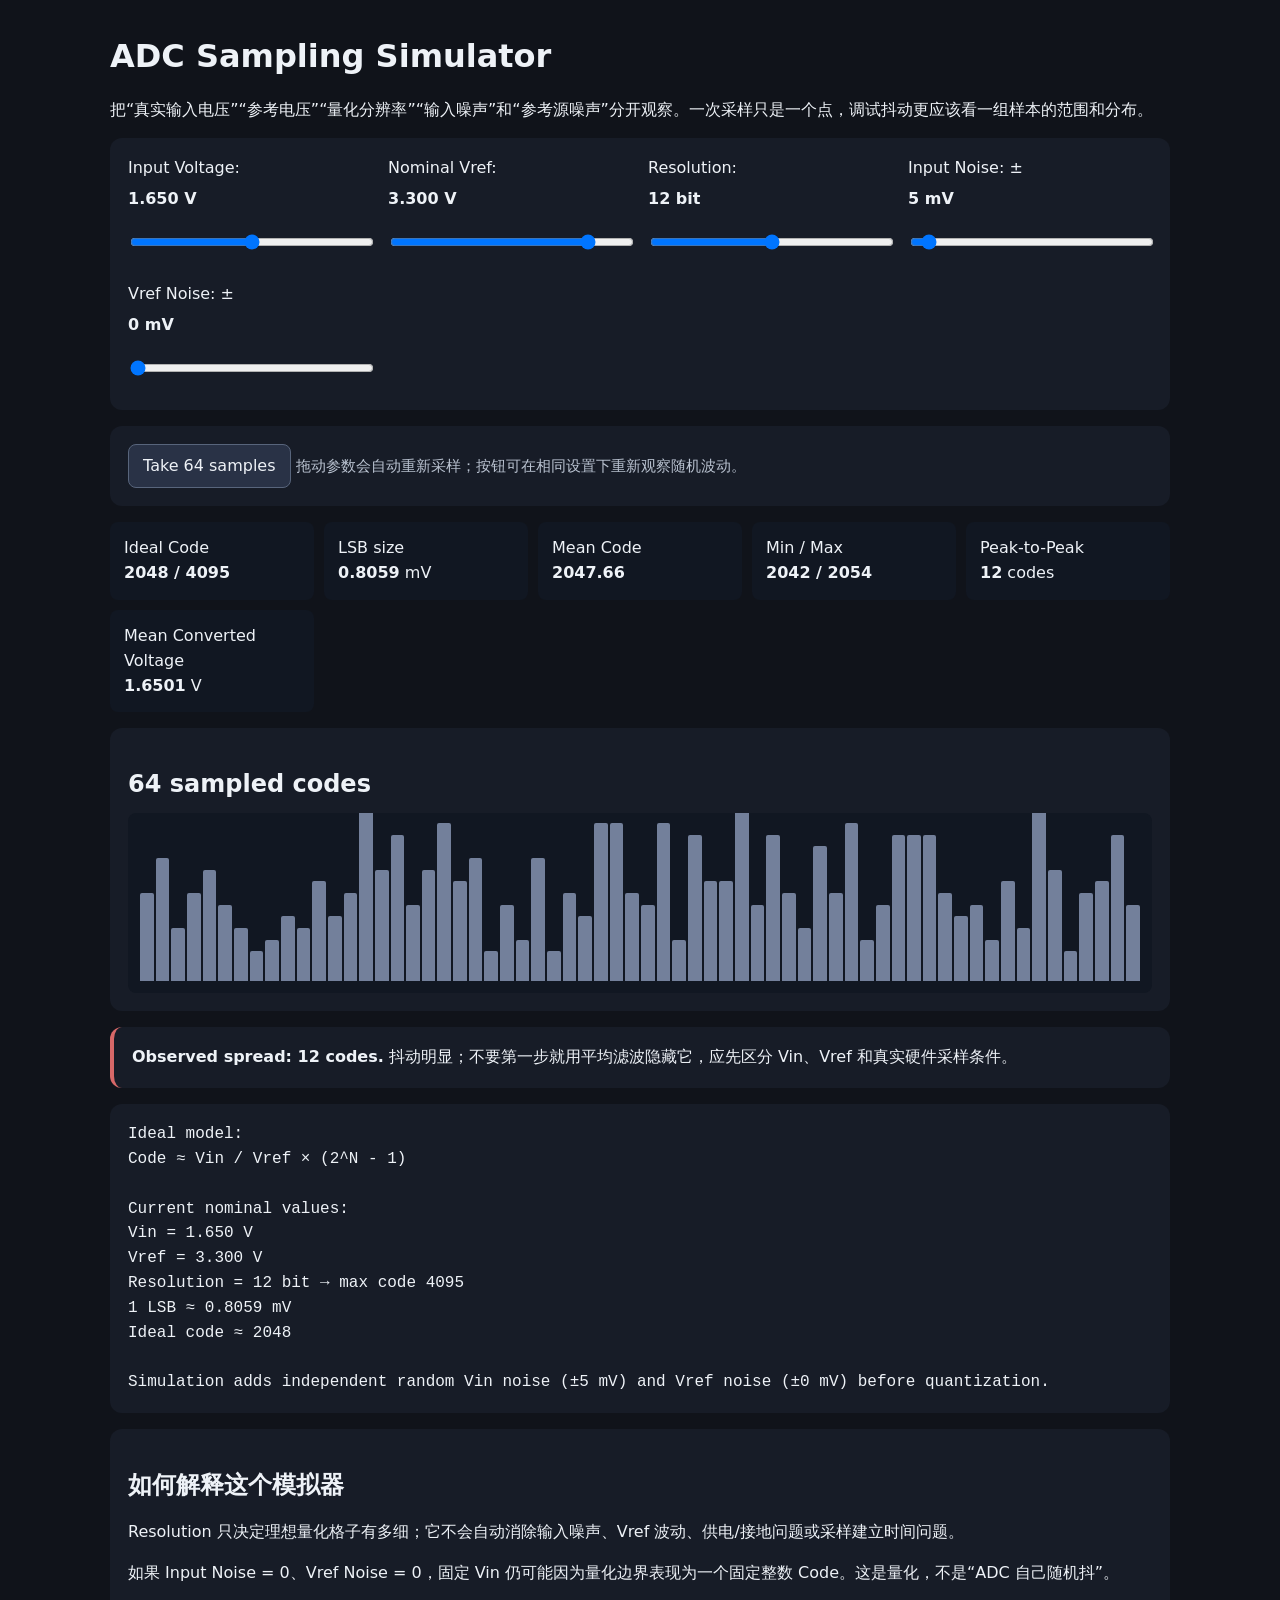
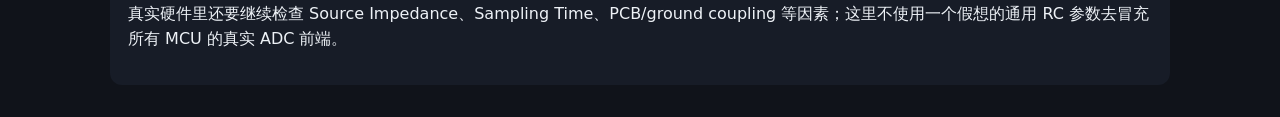
<file: 03-Interactive-Labs/ADC-Sampling-Simulator/index.html>
<!doctype html>
<html lang="zh-CN">
<head>
<meta charset="utf-8">
<meta name="viewport" content="width=device-width,initial-scale=1">
<title>ADC Sampling Simulator</title><link rel="stylesheet" href="../lab-foundation.css"><link rel="icon" href="data:,">
<style>
body{font-family:system-ui,-apple-system,"Segoe UI",sans-serif;max-width:1100px;margin:32px auto;padding:0 20px;background:#10131a;color:#eef2f7;line-height:1.55}
h1,h2{margin-bottom:10px}.card{background:#171c27;padding:18px;border-radius:12px;margin:16px 0}.controls{display:grid;grid-template-columns:repeat(auto-fit,minmax(230px,1fr));gap:16px}.control{display:flex;flex-direction:column;gap:6px}.control input[type=range]{width:100%}.stats{display:grid;grid-template-columns:repeat(auto-fit,minmax(170px,1fr));gap:10px}.s{background:#111722;padding:14px;border-radius:8px}.mono{font-family:ui-monospace,SFMono-Regular,Consolas,monospace}.ok{border-left:4px solid #62b47a}.warn{border-left:4px solid #d4a657}.bad{border-left:4px solid #d76868}button{padding:9px 14px;font:inherit;background:#293246;color:#eef2f7;border:1px solid #58657c;border-radius:8px;cursor:pointer}.samples{display:flex;align-items:end;gap:2px;height:180px;overflow:hidden;background:#111722;padding:12px;border-radius:8px}.bar{flex:1;min-width:3px;background:#73809b;border-radius:2px 2px 0 0}.small{color:#b9c2d0;font-size:.92rem}.flow{white-space:pre-wrap}
</style>
</head>
<body>
<h1>ADC Sampling Simulator</h1>
<p>把“真实输入电压”“参考电压”“量化分辨率”“输入噪声”和“参考源噪声”分开观察。一次采样只是一个点，调试抖动更应该看一组样本的范围和分布。</p>

<div class="card controls">
  <label class="control">Input Voltage: <b><span id="vinLabel"></span> V</b>
    <input id="vin" type="range" min="0" max="3300" value="1650" step="1">
  </label>
  <label class="control">Nominal Vref: <b><span id="vrefLabel"></span> V</b>
    <input id="vref" type="range" min="1800" max="3600" value="3300" step="10">
  </label>
  <label class="control">Resolution: <b><span id="bitsLabel"></span> bit</b>
    <input id="bits" type="range" min="8" max="16" value="12" step="1">
  </label>
  <label class="control">Input Noise: ±<b><span id="inputNoiseLabel"></span> mV</b>
    <input id="inputNoise" type="range" min="0" max="100" value="5" step="1">
  </label>
  <label class="control">Vref Noise: ±<b><span id="vrefNoiseLabel"></span> mV</b>
    <input id="vrefNoise" type="range" min="0" max="100" value="0" step="1">
  </label>
</div>

<div class="card">
  <button id="sampleBtn">Take 64 samples</button>
  <span class="small">拖动参数会自动重新采样；按钮可在相同设置下重新观察随机波动。</span>
</div>

<div class="stats">
  <div class="s">Ideal Code<br><b id="idealCode"></b></div>
  <div class="s">LSB size<br><b id="lsb"></b> mV</div>
  <div class="s">Mean Code<br><b id="meanCode"></b></div>
  <div class="s">Min / Max<br><b id="minMax"></b></div>
  <div class="s">Peak-to-Peak<br><b id="p2p"></b> codes</div>
  <div class="s">Mean Converted Voltage<br><b id="meanVolt"></b> V</div>
</div>

<div class="card">
  <h2>64 sampled codes</h2>
  <div id="chart" class="samples"></div>
</div>

<div id="summary" class="card" role="status" aria-live="polite"></div>

<div class="card mono flow" id="formula"></div>

<div class="card">
  <h2>如何解释这个模拟器</h2>
  <p>Resolution 只决定理想量化格子有多细；它不会自动消除输入噪声、Vref 波动、供电/接地问题或采样建立时间问题。</p>
  <p>如果 Input Noise = 0、Vref Noise = 0，固定 Vin 仍可能因为量化边界表现为一个固定整数 Code。这是量化，不是“ADC 自己随机抖”。</p>
  <p>真实硬件里还要继续检查 Source Impedance、Sampling Time、PCB/ground coupling 等因素；这里不使用一个假想的通用 RC 参数去冒充所有 MCU 的真实 ADC 前端。</p>
</div>

<script>
const els=id=>document.getElementById(id);
const vin=els('vin'),vref=els('vref'),bits=els('bits'),inputNoise=els('inputNoise'),vrefNoise=els('vrefNoise');
function randSym(max){return (Math.random()*2-1)*max;}
function clamp(v,min,max){return Math.max(min,Math.min(max,v));}
function take(){
  const vinMv=+vin.value,nomVref=+vref.value,n=+bits.value,inNoise=+inputNoise.value,refNoise=+vrefNoise.value,maxCode=(2**n)-1;
  els('vinLabel').textContent=(vinMv/1000).toFixed(3);
  els('vrefLabel').textContent=(nomVref/1000).toFixed(3);
  els('bitsLabel').textContent=n;
  els('inputNoiseLabel').textContent=inNoise;
  els('vrefNoiseLabel').textContent=refNoise;
  const ideal=clamp(Math.round(vinMv/nomVref*maxCode),0,maxCode);
  const lsbMv=nomVref/maxCode;
  const samples=[];
  const voltages=[];
  for(let i=0;i<64;i++){
    const actualVin=clamp(vinMv+randSym(inNoise),0,nomVref+100);
    const actualVref=Math.max(1,nomVref+randSym(refNoise));
    const code=clamp(Math.round(actualVin/actualVref*maxCode),0,maxCode);
    samples.push(code);
    voltages.push(code/maxCode*nomVref/1000);
  }
  const mean=samples.reduce((a,b)=>a+b,0)/samples.length;
  const min=Math.min(...samples),max=Math.max(...samples),p2p=max-min;
  const meanV=voltages.reduce((a,b)=>a+b,0)/voltages.length;
  els('idealCode').textContent=`${ideal} / ${maxCode}`;
  els('lsb').textContent=lsbMv.toFixed(4);
  els('meanCode').textContent=mean.toFixed(2);
  els('minMax').textContent=`${min} / ${max}`;
  els('p2p').textContent=p2p;
  els('meanVolt').textContent=meanV.toFixed(4);
  const spread=Math.max(1,p2p);
  els('chart').innerHTML=samples.map(c=>{
    const h=30+140*(c-min)/spread;
    return `<div class="bar" title="${c}" style="height:${h}px"></div>`;
  }).join('');
  const summary=els('summary');
  summary.className='card '+(p2p<=1?'ok':p2p<=8?'warn':'bad');
  summary.innerHTML=`<b>Observed spread: ${p2p} codes.</b> `+
    (p2p<=1?'当前参数下样本很稳定。':p2p<=8?'已经出现可见抖动；先比较它与 1 LSB 对应电压，再决定是否属于合理噪声。':'抖动明显；不要第一步就用平均滤波隐藏它，应先区分 Vin、Vref 和真实硬件采样条件。');
  els('formula').textContent=
`Ideal model:\nCode ≈ Vin / Vref × (2^N - 1)\n\nCurrent nominal values:\nVin = ${(vinMv/1000).toFixed(3)} V\nVref = ${(nomVref/1000).toFixed(3)} V\nResolution = ${n} bit → max code ${maxCode}\n1 LSB ≈ ${lsbMv.toFixed(4)} mV\nIdeal code ≈ ${ideal}\n\nSimulation adds independent random Vin noise (±${inNoise} mV) and Vref noise (±${refNoise} mV) before quantization.`;
}
[vin,vref,bits,inputNoise,vrefNoise].forEach(x=>x.addEventListener('input',take));
els('sampleBtn').addEventListener('click',take);
take();
</script>
</body>
</html>
</file>
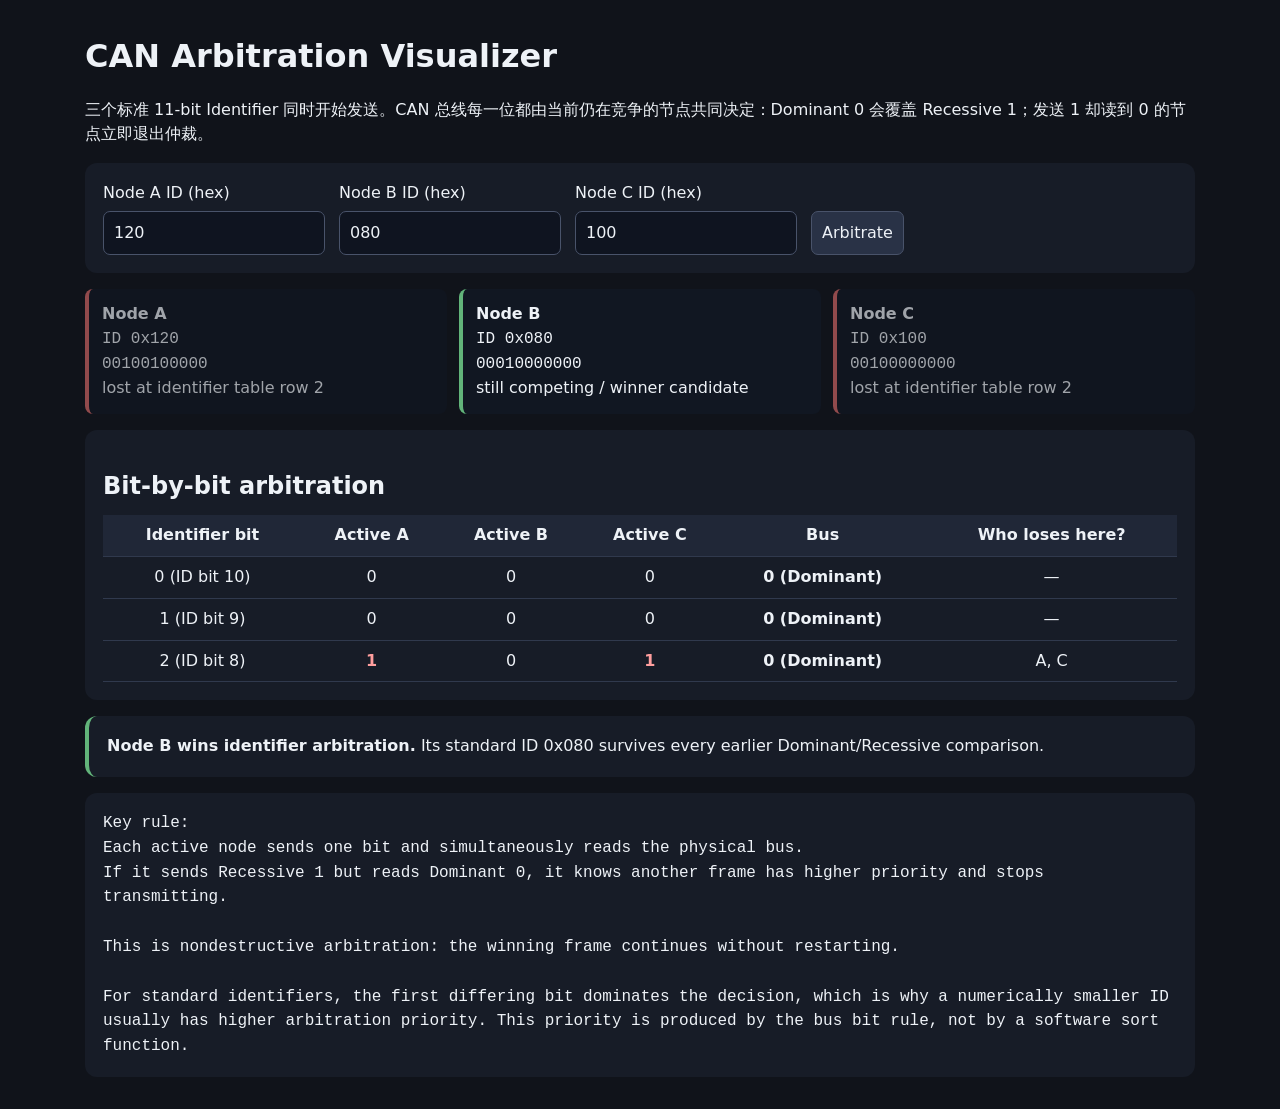
<file: 03-Interactive-Labs/CAN-Arbitration-Visualizer/index.html>
<!doctype html>
<html lang="zh-CN">
<head>
<meta charset="utf-8">
<meta name="viewport" content="width=device-width,initial-scale=1">
<title>CAN Arbitration Visualizer</title><link rel="stylesheet" href="../lab-foundation.css"><link rel="icon" href="data:,">
<style>
body{font-family:system-ui,-apple-system,"Segoe UI",sans-serif;max-width:1150px;margin:32px auto;padding:0 20px;background:#10131a;color:#eef2f7;line-height:1.55}
h1,h2{margin-bottom:10px}.card{background:#171c27;padding:18px;border-radius:12px;margin:16px 0}.controls{display:flex;gap:14px;flex-wrap:wrap;align-items:end}.control{display:flex;flex-direction:column;gap:5px}input,button{font:inherit;padding:8px 10px;background:#0f1420;color:#eef2f7;border:1px solid #49536a;border-radius:7px}button{cursor:pointer;background:#293246}.nodes{display:grid;grid-template-columns:repeat(auto-fit,minmax(220px,1fr));gap:12px}.node{background:#111722;padding:13px;border-radius:8px}.active{border-left:4px solid #62b47a}.lost{opacity:.65;border-left:4px solid #d76868}.mono{font-family:ui-monospace,SFMono-Regular,Consolas,monospace}.table-wrap{overflow:auto}table{width:100%;border-collapse:collapse;min-width:900px}th,td{padding:8px 9px;border-bottom:1px solid #30394d;text-align:center}th{background:#202737}.dom{font-weight:700}.losebit{color:#ff9e9e;font-weight:700}.winner{border-left:4px solid #62b47a}.small{color:#b9c2d0;font-size:.92rem}.flow{white-space:pre-wrap}
</style>
</head>
<body>
<h1>CAN Arbitration Visualizer</h1>
<p>三个标准 11-bit Identifier 同时开始发送。CAN 总线每一位都由当前仍在竞争的节点共同决定：Dominant 0 会覆盖 Recessive 1；发送 1 却读到 0 的节点立即退出仲裁。</p>

<div class="card controls">
  <label class="control">Node A ID (hex)<input id="idA" value="120" maxlength="3"></label>
  <label class="control">Node B ID (hex)<input id="idB" value="080" maxlength="3"></label>
  <label class="control">Node C ID (hex)<input id="idC" value="100" maxlength="3"></label>
  <button id="runBtn">Arbitrate</button>
</div>

<div id="nodes" class="nodes"></div>

<div class="card table-wrap">
  <h2>Bit-by-bit arbitration</h2>
  <table>
    <thead><tr><th>Identifier bit</th><th>Active A</th><th>Active B</th><th>Active C</th><th>Bus</th><th>Who loses here?</th></tr></thead>
    <tbody id="rows"></tbody>
  </table>
</div>

<div id="result" class="card" role="status" aria-live="polite"></div>
<div id="explain" class="card mono flow" role="status" aria-live="polite"></div>

<script>
const $=id=>document.getElementById(id);
function parseId(el){let v=parseInt(el.value,16);if(!Number.isFinite(v))v=0;v=Math.max(0,Math.min(0x7ff,v));el.value=v.toString(16).toUpperCase().padStart(3,'0');return v;}
function bits(v){return v.toString(2).padStart(11,'0');}
function draw(){
  const data=[
    {name:'A',v:parseId($('idA'))},
    {name:'B',v:parseId($('idB'))},
    {name:'C',v:parseId($('idC'))}
  ].map(n=>({...n,b:bits(n.v),active:true,lostAt:null}));
  let html='',finishedAt=null;
  for(let i=0;i<11;i++){
    const active=data.filter(n=>n.active);
    if(active.length<=1){finishedAt=i;break;}
    const bus=active.some(n=>n.b[i]==='0')?'0':'1';
    const losers=[];
    for(const n of active){
      if(n.b[i]==='1'&&bus==='0'){n.active=false;n.lostAt=i;losers.push(n.name);}
    }
    html+=`<tr><td>${i} (ID bit ${10-i})</td>`+
      data.map(n=>`<td class="${n.lostAt===i?'losebit':''}">${n.lostAt!==null&&n.lostAt<i?'—':n.b[i]}</td>`).join('')+
      `<td class="${bus==='0'?'dom':''}">${bus} (${bus==='0'?'Dominant':'Recessive'})</td><td>${losers.length?losers.join(', '):'—'}</td></tr>`;
  }
  if(!html)html='<tr><td colspan="6">No differing arbitration bit was needed before only one unique contender remained.</td></tr>';
  $('rows').innerHTML=html;
  const still=data.filter(n=>n.active);
  $('nodes').innerHTML=data.map(n=>`<div class="node ${n.active?'active':'lost'}"><b>Node ${n.name}</b><div class="mono">ID 0x${n.v.toString(16).toUpperCase().padStart(3,'0')}<br>${n.b}</div><div>${n.active?'still competing / winner candidate':'lost at identifier table row '+n.lostAt}</div></div>`).join('');
  const uniqueIds=new Set(data.map(n=>n.v));
  const min=Math.min(...data.map(n=>n.v));
  const winners=data.filter(n=>n.v===min);
  $('result').className='card winner';
  $('result').innerHTML=winners.length===1?`<b>Node ${winners[0].name} wins identifier arbitration.</b> Its standard ID 0x${min.toString(16).toUpperCase().padStart(3,'0')} survives every earlier Dominant/Recessive comparison.`:`<b>${winners.length} nodes have the same lowest ID.</b> They cannot be distinguished by the 11 identifier bits alone; arbitration/bit monitoring continues into later frame fields and identical frames may coexist bit-for-bit.`;
  $('explain').textContent=`Key rule:\nEach active node sends one bit and simultaneously reads the physical bus.\nIf it sends Recessive 1 but reads Dominant 0, it knows another frame has higher priority and stops transmitting.\n\nThis is nondestructive arbitration: the winning frame continues without restarting.\n\nFor standard identifiers, the first differing bit dominates the decision, which is why a numerically smaller ID usually has higher arbitration priority. This priority is produced by the bus bit rule, not by a software sort function.`;
}
$('runBtn').addEventListener('click',draw);draw();
</script>
</body>
</html>
</file>
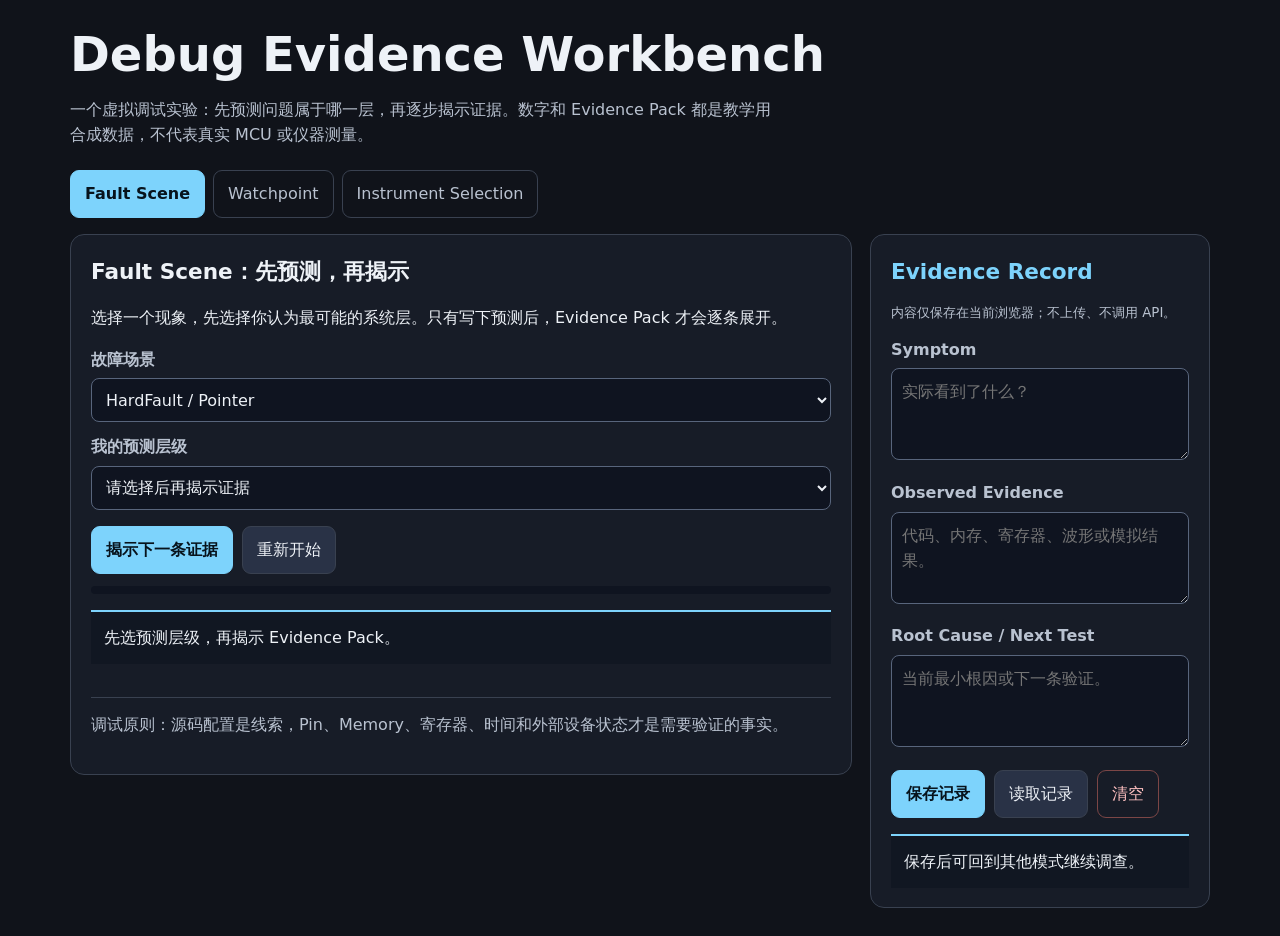
<file: 03-Interactive-Labs/Debug-Evidence-Workbench/index.html>
<!doctype html>
<html lang="zh-CN">
<head>
<meta charset="utf-8">
<meta name="viewport" content="width=device-width,initial-scale=1">
<title>Debug Evidence Workbench</title>
<link rel="stylesheet" href="../lab-foundation.css">
<link rel="icon" href="data:,">
<style>
:root{--ink:#eef2f7;--muted:#b9c2d0;--surface:#171c27;--raised:#202737;--line:#394150;--accent:#7dd3fc;--good:#62b47a;--warn:#d4a657;--bad:#d76868}
body{max-width:1180px;margin:0 auto;padding:28px 20px;background:#10131a;color:var(--ink);font:16px/1.6 system-ui,-apple-system,"Segoe UI",sans-serif}
h1{font-size:clamp(1.8rem,4vw,3rem);line-height:1.1;margin:0 0 10px}h2{margin:0 0 10px;font-size:1.35rem}p{max-width:75ch}.lead{color:var(--muted);max-width:70ch}
.shell{display:grid;grid-template-columns:minmax(0,1fr) minmax(260px,340px);gap:18px;align-items:start}.panel,.record{background:var(--surface);border:1px solid var(--line);border-radius:14px;padding:20px}
.tabs{display:flex;gap:8px;flex-wrap:wrap;margin:22px 0 16px}.tab{background:transparent;color:var(--muted);border:1px solid var(--line);border-radius:9px;padding:10px 14px;font:inherit}.tab[aria-selected=true]{background:var(--accent);border-color:var(--accent);color:#07131c;font-weight:700}
label{display:block;color:var(--muted);font-weight:600;margin:12px 0 6px}select,textarea{width:100%;font:inherit;color:var(--ink);background:#0f1420;border:1px solid #58657c;border-radius:8px;padding:10px}textarea{min-height:92px;resize:vertical}
button{font:inherit}.action-row{display:flex;flex-wrap:wrap;gap:9px;margin-top:16px}.primary,.secondary,.danger{border:1px solid var(--line);border-radius:9px;padding:10px 14px;cursor:pointer}.primary{background:var(--accent);border-color:var(--accent);color:#07131c;font-weight:700}.secondary{background:#293246;color:var(--ink)}.danger{background:transparent;color:#ffc1c1;border-color:#7c4646}
.status{margin-top:16px;padding:13px;border-top:2px solid var(--accent);background:#111722;min-height:48px}.status.good{border-color:var(--good)}.status.warn{border-color:var(--warn)}.status.bad{border-color:var(--bad)}
.evidence{list-style:none;padding:0;margin:16px 0 0;display:grid;gap:9px}.evidence li{display:grid;grid-template-columns:auto 1fr;gap:10px;align-items:start;padding:11px;background:#111722;border:1px solid #293246;border-radius:9px}.step{display:inline-grid;place-items:center;width:28px;height:28px;border-radius:50%;background:#293246;color:var(--accent);font-weight:700}
.meter{height:8px;background:#0f1420;border-radius:99px;overflow:hidden;margin:12px 0}.meter span{display:block;height:100%;width:0;background:var(--accent)}.callout{color:var(--muted);border-top:1px solid var(--line);margin-top:18px;padding-top:14px}
.record{position:sticky;top:18px}.record h2{color:var(--accent)}.record small{color:var(--muted)}.tools{display:grid;gap:8px;margin-top:14px}.tool{padding:11px;background:#111722;border:1px solid #293246;border-radius:9px}.tool strong{display:block;color:var(--ink)}.tool span{color:var(--muted);font-size:.92rem}
table{width:100%;border-collapse:collapse;margin-top:14px}th,td{text-align:left;vertical-align:top;border-bottom:1px solid var(--line);padding:9px}th{color:var(--muted);font-size:.9rem}[hidden]{display:none!important}
@media(max-width:780px){body{padding:18px 10px}.shell{grid-template-columns:1fr}.record{position:static}.panel,.record{padding:16px}}
</style>
</head>
<body>
<header><h1>Debug Evidence Workbench</h1><p class="lead">一个虚拟调试实验：先预测问题属于哪一层，再逐步揭示证据。数字和 Evidence Pack 都是教学用合成数据，不代表真实 MCU 或仪器测量。</p></header>
<nav class="tabs" role="tablist" aria-label="调试实验模式">
<button class="tab" id="sceneTab" role="tab" aria-selected="true" aria-controls="scenePanel" type="button">Fault Scene</button>
<button class="tab" id="watchTab" role="tab" aria-selected="false" aria-controls="watchPanel" type="button">Watchpoint</button>
<button class="tab" id="instrumentTab" role="tab" aria-selected="false" aria-controls="instrumentPanel" type="button">Instrument Selection</button>
</nav>
<div class="shell"><main>
<section class="panel" id="scenePanel" role="tabpanel" aria-labelledby="sceneTab">
<h2>Fault Scene：先预测，再揭示</h2><p>选择一个现象，先选择你认为最可能的系统层。只有写下预测后，Evidence Pack 才会逐条展开。</p>
<label for="sceneSelect">故障场景</label><select id="sceneSelect"><option value="hardfault">HardFault / Pointer</option><option value="interrupt">Interrupt Storm</option><option value="stack">Stack Overflow</option><option value="dma">DMA Boundary</option><option value="uart">UART Timing</option></select>
<label for="scenePrediction">我的预测层级</label><select id="scenePrediction"><option value="">请选择后再揭示证据</option><option value="memory">Memory / Pointer</option><option value="interrupt">Interrupt / Peripheral</option><option value="stack">Stack / Memory</option><option value="dma">DMA / Memory</option><option value="timing">Clock / Timing</option></select>
<div class="action-row"><button class="primary" id="revealSceneBtn" type="button">揭示下一条证据</button><button class="secondary" id="resetSceneBtn" type="button">重新开始</button></div>
<div class="meter" aria-hidden="true"><span id="sceneMeter"></span></div><div class="status" id="sceneStatus" role="status" aria-live="polite">先选预测层级，再揭示 Evidence Pack。</div><ol class="evidence" id="sceneEvidence" aria-label="逐条揭示的证据"></ol>
<p class="callout">调试原则：源码配置是线索，Pin、Memory、寄存器、时间和外部设备状态才是需要验证的事实。</p>
</section>
<section class="panel" id="watchPanel" role="tabpanel" aria-labelledby="watchTab" hidden>
<h2>Watchpoint：谁改了这个变量？</h2><p>逐步观察一个非法状态的第一现场。重点区分 CPU 写入、数组越界、DMA 写入和“只在事后观察”的局限。</p>
<div class="tools"><div class="tool"><strong>system_state</strong><span id="watchValue">RUN @ 0x20001020</span></div><div class="tool"><strong>候选写入者</strong><span id="watchWriter">尚未展开</span></div><div class="tool"><strong>调试现场</strong><span id="watchContext">尚未展开</span></div></div>
<div class="action-row"><button class="primary" id="watchNextBtn" type="button">推进到下一条证据</button><button class="secondary" id="watchResetBtn" type="button">重新开始</button></div><div class="meter" aria-hidden="true"><span id="watchMeter"></span></div><div class="status" id="watchStatus" role="status" aria-live="polite">先观察变量地址，再决定是否使用 Watchpoint。</div>
</section>
<section class="panel" id="instrumentPanel" role="tabpanel" aria-labelledby="instrumentTab" hidden>
<h2>Instrument Selection：选择第一件高价值工具</h2><p>工具选择必须回答当前假设，而不是因为工具看起来更“高级”。选择后查看它能证明什么、不能证明什么。</p>
<label for="instrumentScene">故障场景</label><select id="instrumentScene"><option value="uart">UART PC 端乱码，但 TX 有输出</option><option value="i2c">I²C 错误帧，SDA 上升沿很慢</option><option value="variable">变量偶发变成非法值</option><option value="spi">SPI 只在高频率下错误</option><option value="firmware">修改源码后板子行为不变</option><option value="power">输出固定电平，怀疑 Pin 或供电</option></select>
<label for="instrumentChoice">我的第一件工具</label><select id="instrumentChoice"><option value="">请选择工具</option><option value="debugger">Debugger</option><option value="memory">Memory View</option><option value="watchpoint">Watchpoint</option><option value="multimeter">Multimeter</option><option value="oscilloscope">Oscilloscope</option><option value="logic">Logic Analyzer</option><option value="datasheet">Datasheet</option><option value="build">Build / Flash Log</option></select>
<div class="action-row"><button class="primary" id="evaluateInstrumentBtn" type="button">评估选择</button></div><div class="status" id="instrumentStatus" role="status" aria-live="polite">先做选择，再查看反馈。</div>
<table><thead><tr><th>问题</th><th>记录要求</th></tr></thead><tbody><tr><td>支持假设</td><td>这件工具能直接观察什么？</td></tr><tr><td>反驳假设</td><td>什么结果会让你换层级？</td></tr><tr><td>下一步</td><td>如果证据不足，下一条测量是什么？</td></tr></tbody></table>
</section>
</main>
<aside class="record"><h2>Evidence Record</h2><small>内容仅保存在当前浏览器；不上传、不调用 API。</small>
<label for="recordSymptom">Symptom</label><textarea id="recordSymptom" placeholder="实际看到了什么？"></textarea>
<label for="recordEvidence">Observed Evidence</label><textarea id="recordEvidence" placeholder="代码、内存、寄存器、波形或模拟结果。"></textarea>
<label for="recordRootCause">Root Cause / Next Test</label><textarea id="recordRootCause" placeholder="当前最小根因或下一条验证。"></textarea>
<div class="action-row"><button class="primary" id="saveRecordBtn" type="button">保存记录</button><button class="secondary" id="loadRecordBtn" type="button">读取记录</button><button class="danger" id="clearRecordBtn" type="button">清空</button></div>
<div class="status" id="recordStatus" role="status" aria-live="polite">保存后可回到其他模式继续调查。</div></aside></div>
<script>
const $=id=>document.getElementById(id);
const sceneData={
hardfault:{layer:"memory",label:"Memory / Pointer",items:[["异常入口","系统进入 HardFault_Handler；这只是异常入口，不是根因。"],["Stacked PC / LR","现场需要保存 PC、LR、xPSR，再映射回故障指令。"],["访问目标","样例指令尝试通过空指针写入 0x00000000。"],["结论边界","下一步仍要按目标 Cortex-M 型号确认 Fault Status 和地址有效位。"]]},
interrupt:{layer:"interrupt",label:"Interrupt / Peripheral",items:[["ISR 频率","ISR entry counter 以异常速度增长，主循环几乎不前进。"],["Pending 条件","外设状态 flag 在 ISR 后仍保持 asserted。"],["清除顺序","当前证据没有显示目标外设要求的 clear/acknowledge sequence。"],["结论边界","降低优先级可能改变表面现象，但不能证明请求已解除。"]]},
stack:{layer:"stack",label:"Stack / Memory",items:[["栈预算","任务栈为 512 bytes，局部 temp 已占据 420 bytes。"],["调用链","格式化和日志调用还会增加峰值栈使用。"],["高水位","stack high-water mark 已接近边界，故障位置在不同运行中变化。"],["结论边界","增大栈只能作为验证实验，必须继续测量真实使用量。"]]},
dma:{layer:"dma",label:"DMA / Memory",items:[["配置","uint16_t[64] 只能容纳 64 个 half-word。"],["请求","DMA 被配置为 128 个 half-word，超出目标边界。"],["完成事件","DMA Complete 只表示请求数量已完成，不表示内存安全。"],["结论边界","需要检查 Buffer 后的 Guard Pattern 或 Memory View。"]]},
uart:{layer:"timing",label:"Clock / Timing",items:[["源码线索","PC 和 Firmware 都写着 115200 8N1。"],["Pin 事实","TX bit time 约 17.36 µs，对应真实 Baud 约 57600。"],["电平事实","0–3.3 V 更像逻辑电平 UART，不能直接归因于 RS-232 电平。"],["结论边界","继续调查 Clock Source、Peripheral Clock 和 Baud Divider。"]]}}; 
const instrumentData={
uart:{answer:"oscilloscope",reason:"示波器可直接测 TX Pin 的 bit time 和电平；源码 Baud 不能替代物理事实。",reject:"如果 bit time 正确，再转向帧格式、接收端配置和线路连接。"},
i2c:{answer:"oscilloscope",reason:"慢上升沿是电气波形问题，示波器能看到电压、边沿和是否达到合法逻辑电平。",reject:"若波形满足时序，再检查地址、设备状态和 ACK 位。"},
variable:{answer:"watchpoint",reason:"变量何时被谁改写是数据流问题，Watchpoint 能把 PC 和 Call Stack 带到 CPU 写入现场。",reject:"若 CPU Watchpoint 不命中，要转查 DMA、越界写和其他 bus master。"},
spi:{answer:"logic",reason:"先用 Logic Analyzer 对照 CS、SCLK、MOSI/MISO 的边沿和时序事件，再结合 Datasheet；高频边沿质量异常时补示波器。",reject:"Decoder 能出字节不等于 Device 采样边沿正确。"},
firmware:{answer:"build",reason:"源码变化但板上行为不变，第一步应证明 Build、Flash、Reset 和当前 PC 确实属于新镜像。",reject:"确认镜像生效后，才继续查外设、Pin 和物理信号。"},
power:{answer:"multimeter",reason:"固定电平和供电/PIN 假设需要先测真实电压、参考点和电源状态。",reject:"电压正确仍不代表时序正确，再用示波器或 Debugger 缩小范围。"}};
const watchSteps=[["变量地址","system_state = RUN，地址为 0x20001020；相邻对象边界已记录。","先建立数据对象和边界，而不是全局猜函数。"],["候选写入者","直接赋值、相邻数组越界、DMA destination 都列入候选。","候选清单必须能被不同证据区分。"],["CPU Watchpoint","一次运行中 Watchpoint 命中：PC=0x080012A4，Call Stack 指向 state_update()。","这条证据支持 CPU 直接写入，但不排除其他运行中的 DMA 越界。"],["边界检查","另一运行中 Watchpoint 未命中，system_state 仍改变；DMA 写入区覆盖了相邻边界。","普通 CPU Watchpoint 不保证捕获 DMA 写入。"],["第一现场","最小结论：先分别修复直接写入契约和 DMA/数组边界，再用 Guard Pattern 回归。","不要只修改最后读到非法状态的函数。"]];
let sceneIndex=0,watchIndex=0;
function resetScene(){sceneIndex=0;$("sceneEvidence").innerHTML="";$("sceneMeter").style.width="0%";$("sceneStatus").className="status";$("sceneStatus").textContent="先选预测层级，再揭示 Evidence Pack。";}
function revealScene(){const key=$("sceneSelect").value,data=sceneData[key],prediction=$("scenePrediction").value;if(!prediction){$("sceneStatus").className="status warn";$("sceneStatus").textContent="请先写下预测层级，再揭示证据。";return;}if(prediction!==data.layer){$("sceneStatus").className="status warn";$("sceneStatus").textContent="预测已记录，但当前场景的证据尚未支持它；继续揭示并准备修正。";}if(sceneIndex>=data.items.length){$("sceneStatus").className="status good";$("sceneStatus").textContent="Evidence Pack 已完整展开。现在把结果写入 Evidence Record，并给出最小修复与回归。";return;}const item=data.items[sceneIndex],li=document.createElement("li");li.innerHTML="<span class=\"step\">"+(sceneIndex+1)+"</span><div><strong>"+item[0]+"</strong><br>"+item[1]+"</div>";$("sceneEvidence").appendChild(li);sceneIndex++;$("sceneMeter").style.width=(sceneIndex/data.items.length*100)+"%";if(sceneIndex===data.items.length){$("sceneStatus").className="status good";$("sceneStatus").textContent="证据已揭示：重点层级是 "+data.label+"。请记录支持和反驳证据。";}}
function resetWatch(){watchIndex=0;$("watchValue").textContent="RUN @ 0x20001020";$("watchWriter").textContent="尚未展开";$("watchContext").textContent="尚未展开";$("watchMeter").style.width="0%";$("watchStatus").className="status";$("watchStatus").textContent="先观察变量地址，再决定是否使用 Watchpoint。";}
function nextWatch(){if(watchIndex>=watchSteps.length){$("watchStatus").className="status good";$("watchStatus").textContent="调查链完成：把 CPU、边界和 DMA 证据分别记录。";return;}const step=watchSteps[watchIndex];$("watchWriter").textContent=step[0];$("watchContext").textContent=step[1];$("watchStatus").textContent=step[2];$("watchStatus").className=watchIndex===watchSteps.length-1?"status good":"status";watchIndex++;$("watchMeter").style.width=(watchIndex/watchSteps.length*100)+"%";if(watchIndex===3)$("watchValue").textContent="0x7F @ 0x20001020";}
function evaluateInstrument(){const key=$("instrumentScene").value,choice=$("instrumentChoice").value,data=instrumentData[key];if(!choice){$("instrumentStatus").className="status warn";$("instrumentStatus").textContent="请先选择第一件工具。";return;}if(choice===data.answer){$("instrumentStatus").className="status good";$("instrumentStatus").textContent="高价值选择： "+data.reason+" 下一步： "+data.reject;}else{$("instrumentStatus").className="status warn";$("instrumentStatus").textContent="当前选择信息量不足或容易误判。更适合的第一步是 "+data.answer+"。先问：它能直接观察当前假设所需的哪个事实？";}}
function switchTab(id){["scene","watch","instrument"].forEach(name=>{const active=name===id;$(name+"Tab").setAttribute("aria-selected",active?"true":"false");$(name+"Panel").hidden=!active;});}
function recordFields(){return {symptom:$("recordSymptom").value,evidence:$("recordEvidence").value,rootCause:$("recordRootCause").value};}
function saveRecord(){try{localStorage.setItem("road-to-embedded-stage04-evidence",JSON.stringify(recordFields()));$("recordStatus").className="status good";$("recordStatus").textContent="Evidence Record 已保存到当前浏览器。";}catch(e){$("recordStatus").className="status warn";$("recordStatus").textContent="当前浏览器不允许本地保存，请手动复制记录。";}}
function loadRecord(){try{const data=JSON.parse(localStorage.getItem("road-to-embedded-stage04-evidence")||"{}");$("recordSymptom").value=data.symptom||"";$("recordEvidence").value=data.evidence||"";$("recordRootCause").value=data.rootCause||"";$("recordStatus").textContent="已读取当前浏览器中的记录。";}catch(e){$("recordStatus").textContent="没有可读取的本地记录。";}}
function clearRecord(){["recordSymptom","recordEvidence","recordRootCause"].forEach(id=>$(id).value="");try{localStorage.removeItem("road-to-embedded-stage04-evidence");}catch(e){}$("recordStatus").textContent="记录已清空。";}
$("sceneTab").addEventListener("click",()=>switchTab("scene"));$("watchTab").addEventListener("click",()=>switchTab("watch"));$("instrumentTab").addEventListener("click",()=>switchTab("instrument"));
document.querySelectorAll("[role=tab]").forEach((tab,index)=>tab.addEventListener("keydown",event=>{if(event.key==="ArrowRight"||event.key==="ArrowDown"){event.preventDefault();document.querySelectorAll("[role=tab]")[(index+1)%3].focus();}if(event.key==="ArrowLeft"||event.key==="ArrowUp"){event.preventDefault();document.querySelectorAll("[role=tab]")[(index+2)%3].focus();}}));
$("sceneSelect").addEventListener("change",resetScene);$("revealSceneBtn").addEventListener("click",revealScene);$("resetSceneBtn").addEventListener("click",resetScene);$("watchNextBtn").addEventListener("click",nextWatch);$("watchResetBtn").addEventListener("click",resetWatch);$("evaluateInstrumentBtn").addEventListener("click",evaluateInstrument);$("saveRecordBtn").addEventListener("click",saveRecord);$("loadRecordBtn").addEventListener("click",loadRecord);$("clearRecordBtn").addEventListener("click",clearRecord);resetScene();resetWatch();
</script>
</body>
</html>
</file>
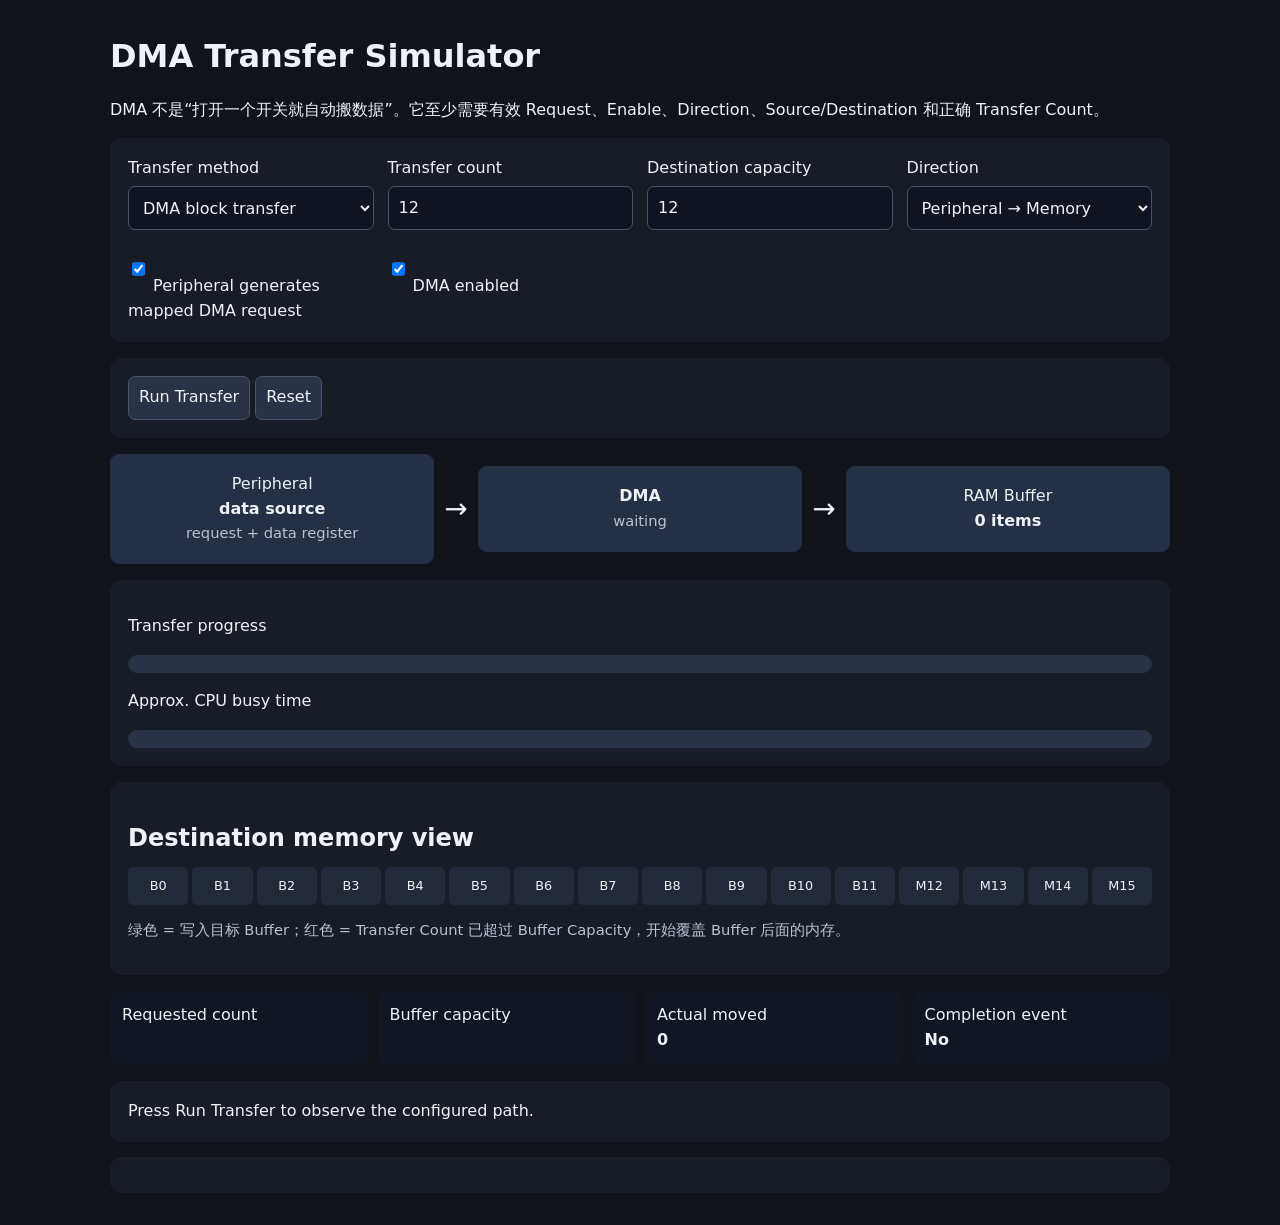
<file: 03-Interactive-Labs/DMA-Transfer-Simulator/index.html>
<!doctype html>
<html lang="zh-CN">
<head>
<meta charset="utf-8">
<meta name="viewport" content="width=device-width,initial-scale=1">
<title>DMA Transfer Simulator</title><link rel="stylesheet" href="../lab-foundation.css"><link rel="icon" href="data:,">
<style>
body{font-family:system-ui,-apple-system,"Segoe UI",sans-serif;max-width:1100px;margin:32px auto;padding:0 20px;background:#10131a;color:#eef2f7;line-height:1.55}
h1,h2{margin-bottom:10px}.card{background:#171c27;padding:18px;border-radius:12px;margin:16px 0}.controls{display:grid;grid-template-columns:repeat(auto-fit,minmax(220px,1fr));gap:14px}.control{display:flex;flex-direction:column;gap:5px}select,input,button{font:inherit;padding:8px 10px;background:#0f1420;color:#eef2f7;border:1px solid #49536a;border-radius:7px}button{cursor:pointer;background:#293246}.flow{display:grid;grid-template-columns:1fr auto 1fr auto 1fr;align-items:center;gap:10px}.box{padding:18px;text-align:center;background:#253047;border-radius:9px}.arrow{font-size:28px}.bar{height:18px;background:#293246;border-radius:10px;overflow:hidden}.fill{height:100%;width:0;background:#76839d}.memory{display:grid;grid-template-columns:repeat(16,1fr);gap:4px}.slot{padding:9px 2px;text-align:center;background:#222a3a;border-radius:5px;font-size:.8rem}.written{background:#315c45}.overflow{background:#72383e}.stats{display:grid;grid-template-columns:repeat(auto-fit,minmax(180px,1fr));gap:10px}.s{background:#111722;padding:12px;border-radius:8px}.ok{border-left:4px solid #62b47a}.warn{border-left:4px solid #d4a657}.bad{border-left:4px solid #d76868}.mono{font-family:ui-monospace,SFMono-Regular,Consolas,monospace}.small{color:#b9c2d0;font-size:.92rem}.flowtext{white-space:pre-wrap}@media(max-width:700px){.flow{grid-template-columns:1fr}.arrow{transform:rotate(90deg);text-align:center}}
</style>
</head>
<body>
<h1>DMA Transfer Simulator</h1>
<p>DMA 不是“打开一个开关就自动搬数据”。它至少需要有效 Request、Enable、Direction、Source/Destination 和正确 Transfer Count。</p>

<div class="card controls">
  <label class="control">Transfer method
    <select id="method"><option value="poll">CPU Polling</option><option value="irq">Interrupt per item</option><option value="dma" selected>DMA block transfer</option></select>
  </label>
  <label class="control">Transfer count
    <input id="countInput" type="number" min="0" max="24" value="12">
  </label>
  <label class="control">Destination capacity
    <input id="capacityInput" type="number" min="1" max="16" value="12">
  </label>
  <label class="control">Direction
    <select id="direction"><option value="correct">Peripheral → Memory</option><option value="wrong">Memory → Peripheral (wrong for this task)</option></select>
  </label>
  <label><input id="requestValid" type="checkbox" checked> Peripheral generates mapped DMA request</label>
  <label><input id="dmaEnabled" type="checkbox" checked> DMA enabled</label>
</div>

<div class="card">
  <button id="runBtn">Run Transfer</button>
  <button id="resetBtn">Reset</button>
</div>

<div class="flow">
  <div class="box">Peripheral<br><b>data source</b><br><span class="small">request + data register</span></div>
  <div class="arrow">→</div>
  <div class="box"><b id="worker">DMA</b><br><span id="workerState" class="small">waiting</span></div>
  <div class="arrow">→</div>
  <div class="box">RAM Buffer<br><b id="writtenCount">0 items</b></div>
</div>

<div class="card">
  <p>Transfer progress</p><div class="bar"><div id="transferFill" class="fill"></div></div>
  <p>Approx. CPU busy time</p><div class="bar"><div id="cpuFill" class="fill"></div></div>
</div>

<div class="card">
  <h2>Destination memory view</h2>
  <div id="memory" class="memory"></div>
  <p class="small">绿色 = 写入目标 Buffer；红色 = Transfer Count 已超过 Buffer Capacity，开始覆盖 Buffer 后面的内存。</p>
</div>

<div class="stats">
  <div class="s">Requested count<br><b id="requested"></b></div>
  <div class="s">Buffer capacity<br><b id="capacity"></b></div>
  <div class="s">Actual moved<br><b id="moved"></b></div>
  <div class="s">Completion event<br><b id="complete"></b></div>
</div>

<div id="summary" class="card" role="status" aria-live="polite"></div>
<div id="explain" class="card mono flowtext" role="status" aria-live="polite"></div>

<script>
const $=id=>document.getElementById(id);
let timer=null;
function setupMemory(cap){
  const total=16;
  $('memory').innerHTML='';
  for(let i=0;i<total;i++){
    const s=document.createElement('div');s.className='slot';s.id='slot'+i;s.textContent=i<cap?`B${i}`:`M${i}`;$('memory').appendChild(s);
  }
}
function reset(){
  clearInterval(timer);timer=null;
  const cap=Math.max(1,Math.min(16,+$('capacityInput').value||1));
  setupMemory(cap);$('transferFill').style.width='0';$('cpuFill').style.width='0';$('writtenCount').textContent='0 items';$('workerState').textContent='waiting';$('moved').textContent='0';$('complete').textContent='No';$('summary').className='card';$('summary').textContent='Press Run Transfer to observe the configured path.';
}
function run(){
  reset();
  const method=$('method').value;
  const req=Math.max(0,Math.min(24,+$('countInput').value||0));
  const cap=Math.max(1,Math.min(16,+$('capacityInput').value||1));
  const requestOk=$('requestValid').checked;
  const enabled=$('dmaEnabled').checked;
  const directionOk=$('direction').value==='correct';
  $('requested').textContent=req;$('capacity').textContent=cap;
  $('worker').textContent=method==='dma'?'DMA':'CPU';
  $('cpuFill').style.width=(method==='poll'?100:method==='irq'?55:12)+'%';

  if(method==='dma'&&(!requestOk||!enabled||!directionOk||req===0)){
    let why=!requestOk?'No valid peripheral DMA request':!enabled?'DMA disabled':!directionOk?'Direction is wrong':'Transfer count is zero';
    $('workerState').textContent=why;$('summary').className='card bad';$('summary').innerHTML=`<b>No transfer.</b> ${why}.`;$('explain').textContent='DMA chain stopped before memory changed. Check Request → Mapping → Direction → Count → Enable before investigating the completion callback.';return;
  }

  let i=0;
  const moveTotal=req;
  $('workerState').textContent=method==='dma'?'hardware moving block':method==='irq'?'CPU handles each interrupt':'CPU polling and moving';
  if(moveTotal===0){$('complete').textContent='Yes';return;}
  timer=setInterval(()=>{
    if(i>=moveTotal){clearInterval(timer);timer=null;$('complete').textContent='Yes';$('workerState').textContent='complete';finish(req,cap,method);return;}
    if(i<16){const slot=$('slot'+i);if(slot)slot.classList.add(i<cap?'written':'overflow');}
    i++;$('moved').textContent=i;$('writtenCount').textContent=i+' items';$('transferFill').style.width=(Math.min(i,moveTotal)/moveTotal*100)+'%';
  },90);
}
function finish(req,cap,method){
  const overflow=Math.max(0,req-cap);
  const summary=$('summary');
  if(overflow>0){summary.className='card bad';summary.innerHTML=`<b>DMA completed, but memory is corrupted.</b> Requested ${req} items into a ${cap}-item buffer → ${overflow} item(s) beyond the buffer boundary.`;}
  else{summary.className='card ok';summary.innerHTML=`<b>Transfer completed within buffer.</b> ${req} item(s) moved into capacity ${cap}.`;}
  $('explain').textContent=(method==='dma'?`CPU configured the block, then DMA performed the repeated moves. Completion only means the requested count finished; it does NOT prove the destination buffer was large enough.`:`This mode keeps CPU more involved in data movement.`)+'\n\nDebug DMA by separating:\nPeripheral event → DMA request → mapping → direction → source/destination → transfer count/data width → enable → memory result → half/complete/error event.';
}
$('runBtn').addEventListener('click',run);$('resetBtn').addEventListener('click',reset);['capacityInput','method'].forEach(id=>$(id).addEventListener('change',reset));reset();
</script>
</body>
</html>
</file>
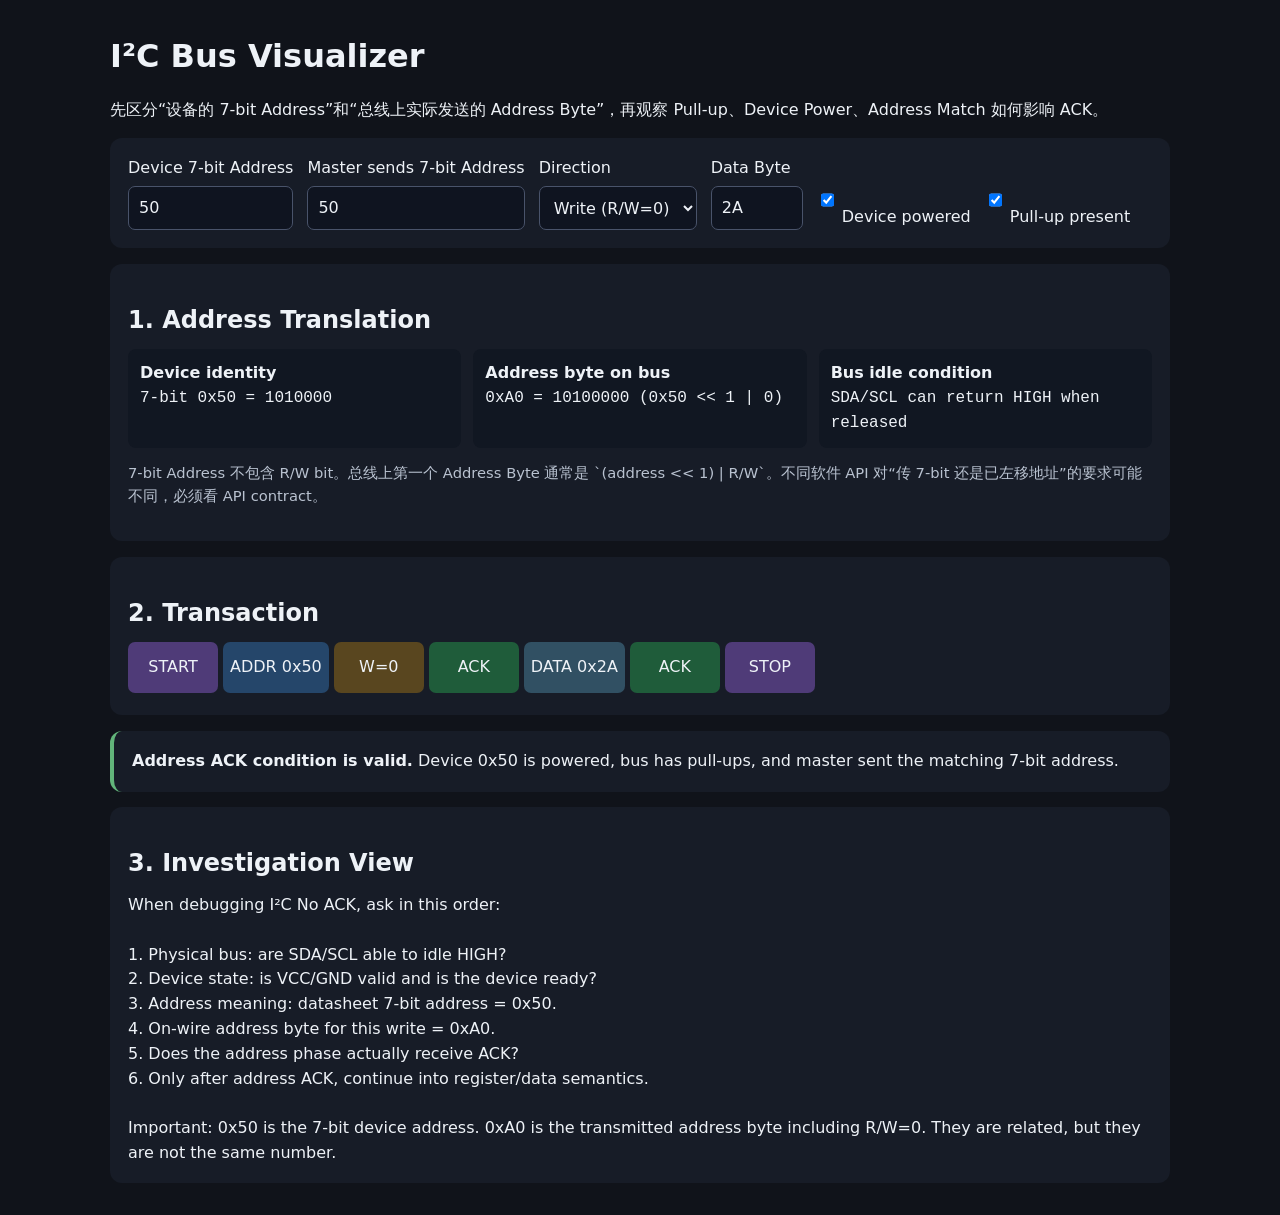
<file: 03-Interactive-Labs/I2C-Bus-Visualizer/index.html>
<!doctype html>
<html lang="zh-CN">
<head>
<meta charset="utf-8">
<meta name="viewport" content="width=device-width,initial-scale=1">
<title>I²C Bus Visualizer</title><link rel="stylesheet" href="../lab-foundation.css"><link rel="icon" href="data:,">
<style>
body{font-family:system-ui,-apple-system,"Segoe UI",sans-serif;max-width:1100px;margin:32px auto;padding:0 20px;background:#10131a;color:#eef2f7;line-height:1.55}
h1,h2{margin-bottom:10px}.card{background:#171c27;padding:18px;border-radius:12px;margin:16px 0}.controls{display:flex;gap:14px;flex-wrap:wrap;align-items:end}.control{display:flex;flex-direction:column;gap:5px}input,select{padding:8px 10px;font:inherit;background:#0f1420;color:#eef2f7;border:1px solid #49536a;border-radius:7px}.frame{display:flex;gap:5px;overflow:auto;padding-bottom:4px}.cell{min-width:90px;text-align:center;padding:13px 7px;border-radius:7px;background:#293246}.ack{background:#1f5c3a}.nack{background:#6b2530}.start,.stop{background:#4f3b78}.addr{background:#25466a}.rw{background:#59461f}.data{background:#315063}.mono{font-family:ui-monospace,SFMono-Regular,Consolas,monospace}.ok{border-left:4px solid #62b47a}.warn{border-left:4px solid #d4a657}.bad{border-left:4px solid #d76868}.small{color:#b9c2d0;font-size:.92rem}.grid{display:grid;grid-template-columns:repeat(auto-fit,minmax(230px,1fr));gap:12px}.kv{background:#111722;padding:12px;border-radius:8px}.flow{white-space:pre-wrap}.pill{display:inline-block;padding:2px 8px;border-radius:99px;background:#293246;margin-right:4px}
</style>
</head>
<body>
<h1>I²C Bus Visualizer</h1>
<p>先区分“设备的 7-bit Address”和“总线上实际发送的 Address Byte”，再观察 Pull-up、Device Power、Address Match 如何影响 ACK。</p>

<div class="card controls">
  <label class="control">Device 7-bit Address
    <input id="deviceAddr" value="50" size="4" maxlength="2">
  </label>
  <label class="control">Master sends 7-bit Address
    <input id="masterAddr" value="50" size="4" maxlength="2">
  </label>
  <label class="control">Direction
    <select id="direction"><option value="0">Write (R/W=0)</option><option value="1">Read (R/W=1)</option></select>
  </label>
  <label class="control">Data Byte
    <input id="dataByte" value="2A" size="4" maxlength="2">
  </label>
  <label><input id="powered" type="checkbox" checked> Device powered</label>
  <label><input id="pullup" type="checkbox" checked> Pull-up present</label>
</div>

<div class="card">
  <h2>1. Address Translation</h2>
  <div class="grid">
    <div class="kv"><b>Device identity</b><div id="identity" class="mono"></div></div>
    <div class="kv"><b>Address byte on bus</b><div id="addressByte" class="mono"></div></div>
    <div class="kv"><b>Bus idle condition</b><div id="idleState" class="mono"></div></div>
  </div>
  <p class="small">7-bit Address 不包含 R/W bit。总线上第一个 Address Byte 通常是 `(address &lt;&lt; 1) | R/W`。不同软件 API 对“传 7-bit 还是已左移地址”的要求可能不同，必须看 API contract。</p>
</div>

<div class="card">
  <h2>2. Transaction</h2>
  <div id="frame" class="frame"></div>
</div>

<div id="summary" class="card" role="status" aria-live="polite"></div>

<div class="card">
  <h2>3. Investigation View</h2>
  <div id="explain" class="flow" role="status" aria-live="polite"></div>
</div>

<script>
const deviceAddr=document.getElementById('deviceAddr');
const masterAddr=document.getElementById('masterAddr');
const direction=document.getElementById('direction');
const dataByte=document.getElementById('dataByte');
const powered=document.getElementById('powered');
const pullup=document.getElementById('pullup');
const identity=document.getElementById('identity');
const addressByte=document.getElementById('addressByte');
const idleState=document.getElementById('idleState');
const frame=document.getElementById('frame');
const summary=document.getElementById('summary');
const explain=document.getElementById('explain');

function parseHex(el,max){
  let v=parseInt(el.value,16);
  if(!Number.isFinite(v))v=0;
  v=Math.max(0,Math.min(max,v));
  el.value=v.toString(16).toUpperCase().padStart(2,'0');
  return v;
}
function hex(v){return '0x'+v.toString(16).toUpperCase().padStart(2,'0');}
function bin(v,bits){return v.toString(2).padStart(bits,'0');}
function cell(label,cls=''){return `<div class="cell ${cls}">${label}</div>`;}

function draw(){
  const dev=parseHex(deviceAddr,0x7F);
  const tx=parseHex(masterAddr,0x7F);
  const data=parseHex(dataByte,0xFF);
  const rw=Number(direction.value);
  const addrByte=(tx<<1)|rw;
  const hasPullup=pullup.checked;
  const isPowered=powered.checked;
  const addressMatch=dev===tx;
  const busValid=hasPullup;
  const addressAck=busValid&&isPowered&&addressMatch;

  identity.textContent=`7-bit ${hex(dev)} = ${bin(dev,7)}`;
  addressByte.textContent=`${hex(addrByte)} = ${bin(addrByte,8)}  (${hex(tx)} << 1 | ${rw})`;
  idleState.textContent=hasPullup?'SDA/SCL can return HIGH when released':'No pull-up → released SDA/SCL cannot form a valid HIGH';

  let items='';
  items+=cell('START','start');
  items+=cell(`ADDR ${hex(tx)}`,'addr');
  items+=cell(rw?'R=1':'W=0','rw');
  items+=cell(addressAck?'ACK':'NACK',addressAck?'ack':'nack');
  if(addressAck){
    items+=cell(`${rw?'READ':'DATA'} ${hex(data)}`,'data');
    items+=cell(rw?'Master NACK / end':'ACK','ack');
  }else{
    items+=cell('No valid data phase','nack');
  }
  items+=cell('STOP','stop');
  frame.innerHTML=items;

  if(!hasPullup){
    summary.className='card bad';
    summary.innerHTML='<b>Physical bus invalid.</b> SDA/SCL cannot reliably return HIGH. Stop analyzing Address/ACK until the electrical condition is fixed.';
  }else if(!isPowered){
    summary.className='card warn';
    summary.innerHTML='<b>Bus can idle HIGH, but the device is not powered.</b> The master may transmit an address, but no valid device response is expected.';
  }else if(!addressMatch){
    summary.className='card warn';
    summary.innerHTML=`<b>Address NACK.</b> Device listens at ${hex(dev)}, while the master calls ${hex(tx)}. Check the 7-bit address and the API address format.`;
  }else{
    summary.className='card ok';
    summary.innerHTML=`<b>Address ACK condition is valid.</b> Device ${hex(dev)} is powered, bus has pull-ups, and master sent the matching 7-bit address.`;
  }

  explain.textContent=
`When debugging I²C No ACK, ask in this order:\n\n`+
`1. Physical bus: are SDA/SCL able to idle HIGH?\n`+
`2. Device state: is VCC/GND valid and is the device ready?\n`+
`3. Address meaning: datasheet 7-bit address = ${hex(dev)}.\n`+
`4. On-wire address byte for this ${rw?'read':'write'} = ${hex(addrByte)}.\n`+
`5. Does the address phase actually receive ACK?\n`+
`6. Only after address ACK, continue into register/data semantics.\n\n`+
`Important: ${hex(dev)} is the 7-bit device address. ${hex(addrByte)} is the transmitted address byte including R/W=${rw}. They are related, but they are not the same number.`;
}

[deviceAddr,masterAddr,dataByte].forEach(x=>x.addEventListener('change',draw));
direction.addEventListener('change',draw);
powered.addEventListener('change',draw);
pullup.addEventListener('change',draw);
draw();
</script>
</body>
</html>
</file>
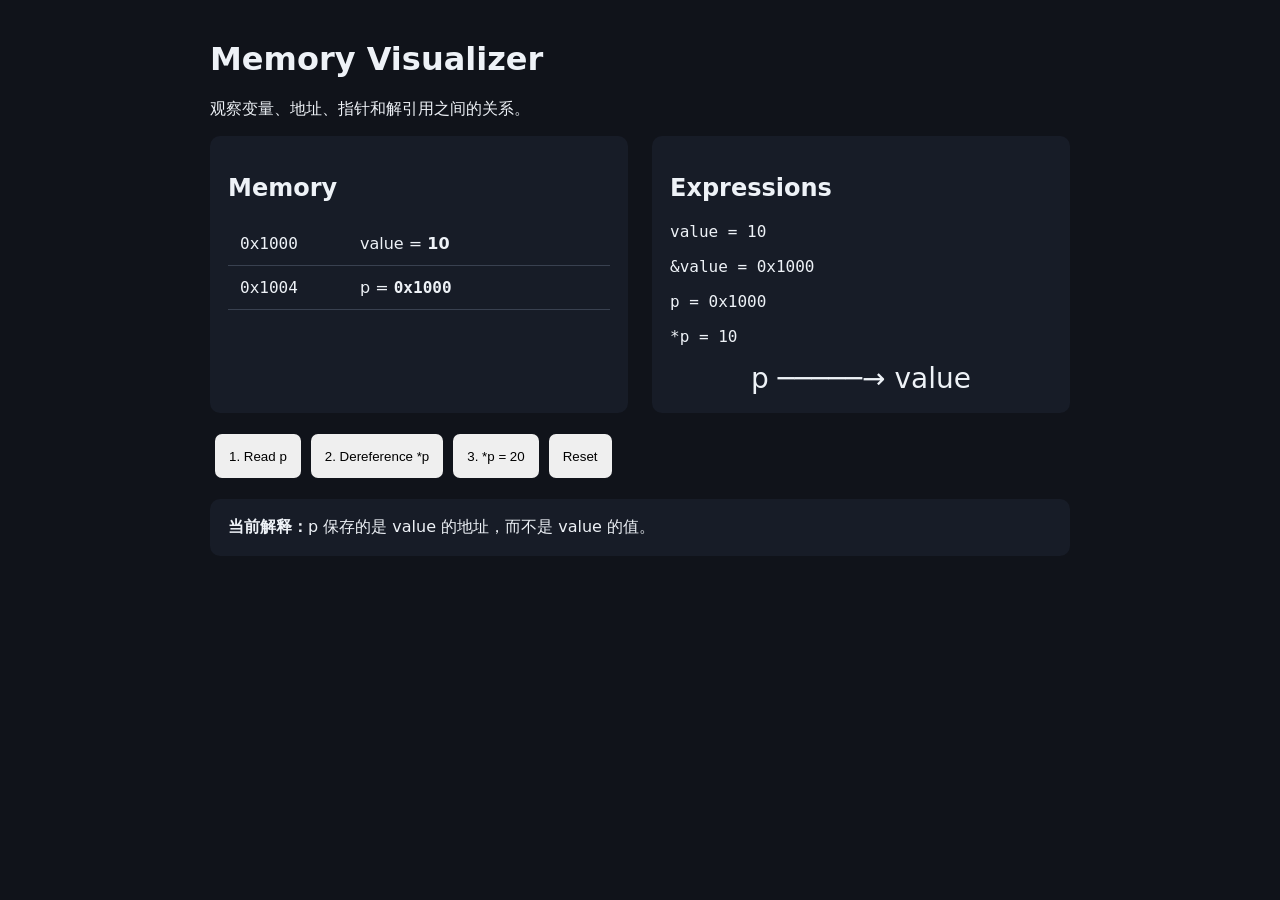
<file: 03-Interactive-Labs/Memory-Visualizer/index.html>
<!doctype html><html lang="zh-CN"><head><meta charset="utf-8"><meta name="viewport" content="width=device-width,initial-scale=1"><title>Memory Visualizer</title><link rel="stylesheet" href="../lab-foundation.css"><link rel="icon" href="data:,"><style>body{font-family:system-ui,sans-serif;max-width:900px;margin:40px auto;padding:0 20px;background:#10131a;color:#eef2f7}.grid{display:grid;grid-template-columns:1fr 1fr;gap:24px}.card,.mem{background:#171c27;padding:18px;border-radius:10px}.row{display:grid;grid-template-columns:120px 1fr;padding:12px;border-bottom:1px solid #394150}.active{outline:2px solid #d97706}.arrow{font-size:28px;text-align:center}button{padding:10px 14px;margin:5px;border:0;border-radius:7px;cursor:pointer}.mono{font-family:ui-monospace,monospace}@media(max-width:650px){.grid{grid-template-columns:1fr}}</style></head><body><h1>Memory Visualizer</h1><p>观察变量、地址、指针和解引用之间的关系。</p><div class="grid"><div class="mem"><h2>Memory</h2><div id="v" class="row"><span class="mono">0x1000</span><span>value = <b id="value">10</b></span></div><div id="p" class="row"><span class="mono">0x1004</span><span>p = <b class="mono">0x1000</b></span></div></div><div class="card"><h2>Expressions</h2><p class="mono">value = <span id="evalue">10</span></p><p class="mono">&value = 0x1000</p><p class="mono">p = 0x1000</p><p class="mono">*p = <span id="deref">10</span></p><div class="arrow" id="action">p ─────→ value</div></div></div><p><button type="button" id="readPBtn">1. Read p</button><button type="button" id="derefBtn">2. Dereference *p</button><button type="button" id="write20Btn">3. *p = 20</button><button type="button" id="resetAllBtn">Reset</button></p><div class="card"><b>当前解释：</b><span id="explain" role="status" aria-live="polite">p 保存的是 value 的地址，而不是 value 的值。</span></div><script>let val=10;const V=document.getElementById('v'),P=document.getElementById('p');function clear(){V.classList.remove('active');P.classList.remove('active')}function sync(){value.textContent=evalue.textContent=deref().textContent}function render(){document.getElementById('value').textContent=val;document.getElementById('evalue').textContent=val;document.getElementById('deref').textContent=val}function readP(){clear();P.classList.add('active');explain.textContent='读取 p，得到地址 0x1000。';action.textContent='p → 0x1000'}function deref(){clear();V.classList.add('active');explain.textContent='根据 p 中的 0x1000 找到该内存位置，因此 *p 读取到 '+val+'。';action.textContent='*p → Memory[0x1000] → '+val;return document.getElementById('deref')}function write20(){clear();V.classList.add('active');val=20;render();explain.textContent='*p = 20 没有修改指针 p，而是把 p 指向的 0x1000 中的内容改成 20。';action.textContent='0x1000 ← 20'}function resetAll(){val=10;clear();render();action.textContent='p ─────→ value';explain.textContent='p 保存的是 value 的地址，而不是 value 的值。'}document.getElementById('readPBtn').addEventListener('click',readP);document.getElementById('derefBtn').addEventListener('click',deref);document.getElementById('write20Btn').addEventListener('click',write20);document.getElementById('resetAllBtn').addEventListener('click',resetAll);render();</script></body></html>
</file>
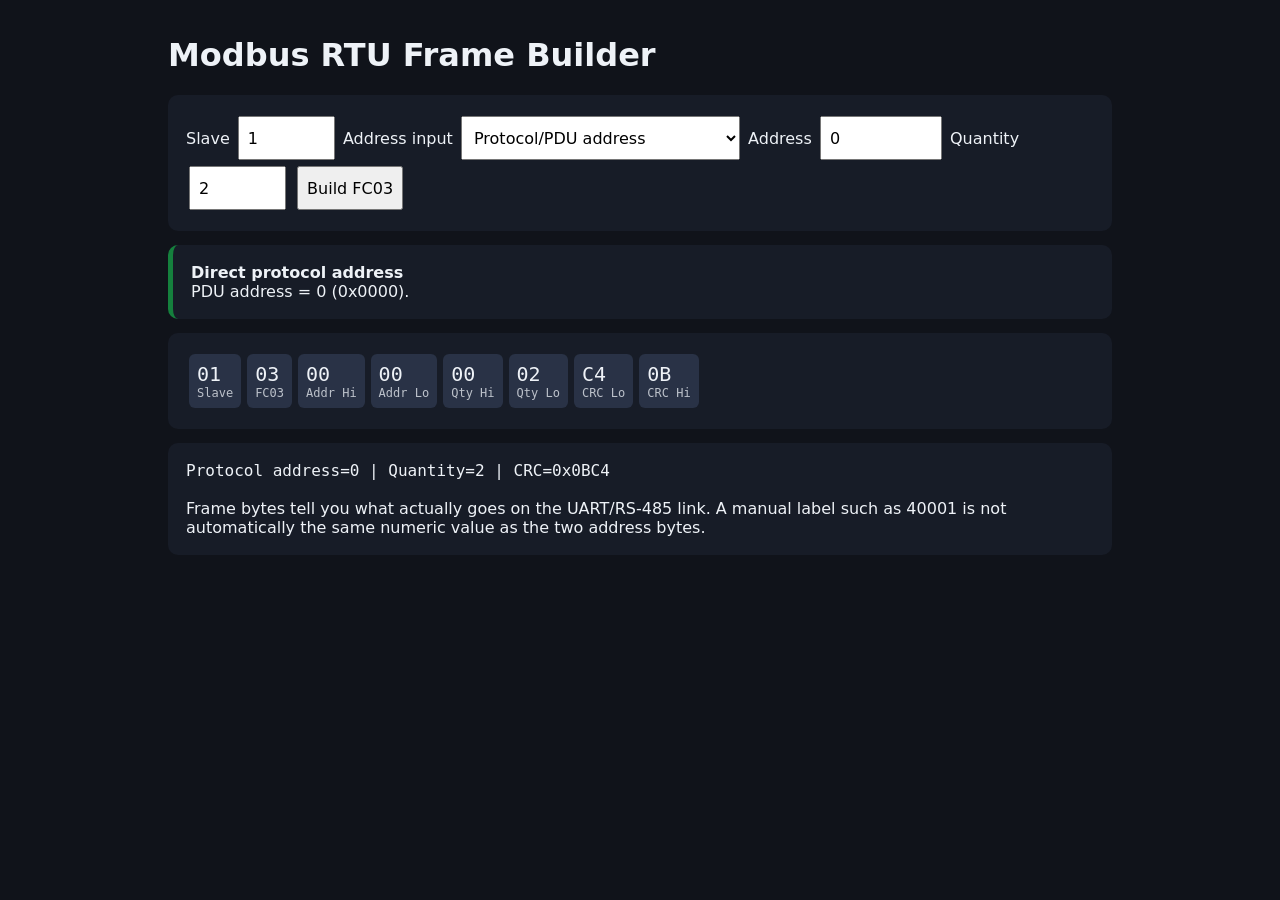
<file: 03-Interactive-Labs/Modbus-Frame-Builder/index.html>
<!doctype html><html lang="zh-CN"><head><meta charset="utf-8"><meta name="viewport" content="width=device-width,initial-scale=1"><title>Modbus RTU Frame Builder</title><link rel="stylesheet" href="../lab-foundation.css"><link rel="icon" href="data:,"><style>body{font-family:system-ui,sans-serif;max-width:980px;margin:36px auto;padding:0 18px;background:#10131a;color:#eef2f7}.card{background:#171c27;padding:18px;border-radius:10px;margin:14px 0}input,button,select{font:inherit;padding:8px;margin:3px}.frame{font-family:ui-monospace,monospace;font-size:20px}.part{display:inline-block;padding:8px;border-radius:6px;background:#293246;margin:3px}.tag{font-size:12px;display:block;opacity:.75}.warn{border-left:5px solid #d97706}.good{border-left:5px solid #15803d}.mono{font-family:ui-monospace,monospace}</style></head><body><h1>Modbus RTU Frame Builder</h1><div class="card"><label for="slave">Slave</label> <input id="slave" type="number" min="1" max="247" value="1"> <label for="mode">Address input</label> <select id="mode"><option value="protocol">Protocol/PDU address</option><option value="manual">Manual 4xxxx display number</option></select> <label for="addr">Address</label> <input id="addr" value="0" size="8"> <label for="qty">Quantity</label> <input id="qty" type="number" min="1" max="125" value="2"> <button type="button" id="buildBtn">Build FC03</button></div><div id="mapping" class="card" role="status" aria-live="polite"></div><div id="frame" class="card frame"></div><div id="info" class="card" role="status" aria-live="polite"></div><script>function crc16(bytes){let crc=0xffff;for(const x of bytes){crc^=x;for(let i=0;i<8;i++)crc=(crc&1)?(crc>>1)^0xA001:crc>>1}return crc&0xffff}function h(x){return x.toString(16).toUpperCase().padStart(2,'0')}function part(x,label){return '<span class="part">'+h(x)+'<span class="tag">'+label+'</span></span>'}function draw(){let s=Math.max(1,Math.min(247,+slave.value||1)),q=Math.max(1,Math.min(125,+qty.value||1));let raw=(addr.value||'0').trim();let ad;if(mode.value==='manual'){let n=parseInt(raw,10);if(!Number.isFinite(n))n=40001;ad=n-40001;mapping.className='card warn';mapping.innerHTML='<b>Conventional example mapping</b><br>Manual display '+n+' → PDU address '+ad+'. This 40001→0 mapping is common for Holding Registers, but vendor/software conventions can differ. Always verify the actual manual/API convention.'}else{ad=/^0x/i.test(raw)?parseInt(raw,16):parseInt(raw,10);if(!Number.isFinite(ad))ad=0;mapping.className='card good';mapping.innerHTML='<b>Direct protocol address</b><br>PDU address = '+ad+' (0x'+Math.max(0,ad).toString(16).toUpperCase().padStart(4,'0')+').'}ad=Math.max(0,Math.min(65535,ad));let b=[s,3,(ad>>8)&255,ad&255,(q>>8)&255,q&255],c=crc16(b);frame.innerHTML=part(b[0],'Slave')+part(b[1],'FC03')+part(b[2],'Addr Hi')+part(b[3],'Addr Lo')+part(b[4],'Qty Hi')+part(b[5],'Qty Lo')+part(c&255,'CRC Lo')+part((c>>8)&255,'CRC Hi');info.innerHTML='<span class="mono">Protocol address='+ad+' | Quantity='+q+' | CRC=0x'+c.toString(16).toUpperCase().padStart(4,'0')+'</span><br><br>Frame bytes tell you what actually goes on the UART/RS-485 link. A manual label such as 40001 is not automatically the same numeric value as the two address bytes.'}mode.addEventListener('change',draw);slave.addEventListener('input',draw);addr.addEventListener('input',draw);qty.addEventListener('input',draw);document.getElementById('buildBtn').addEventListener('click',draw);draw();</script></body></html>
</file>
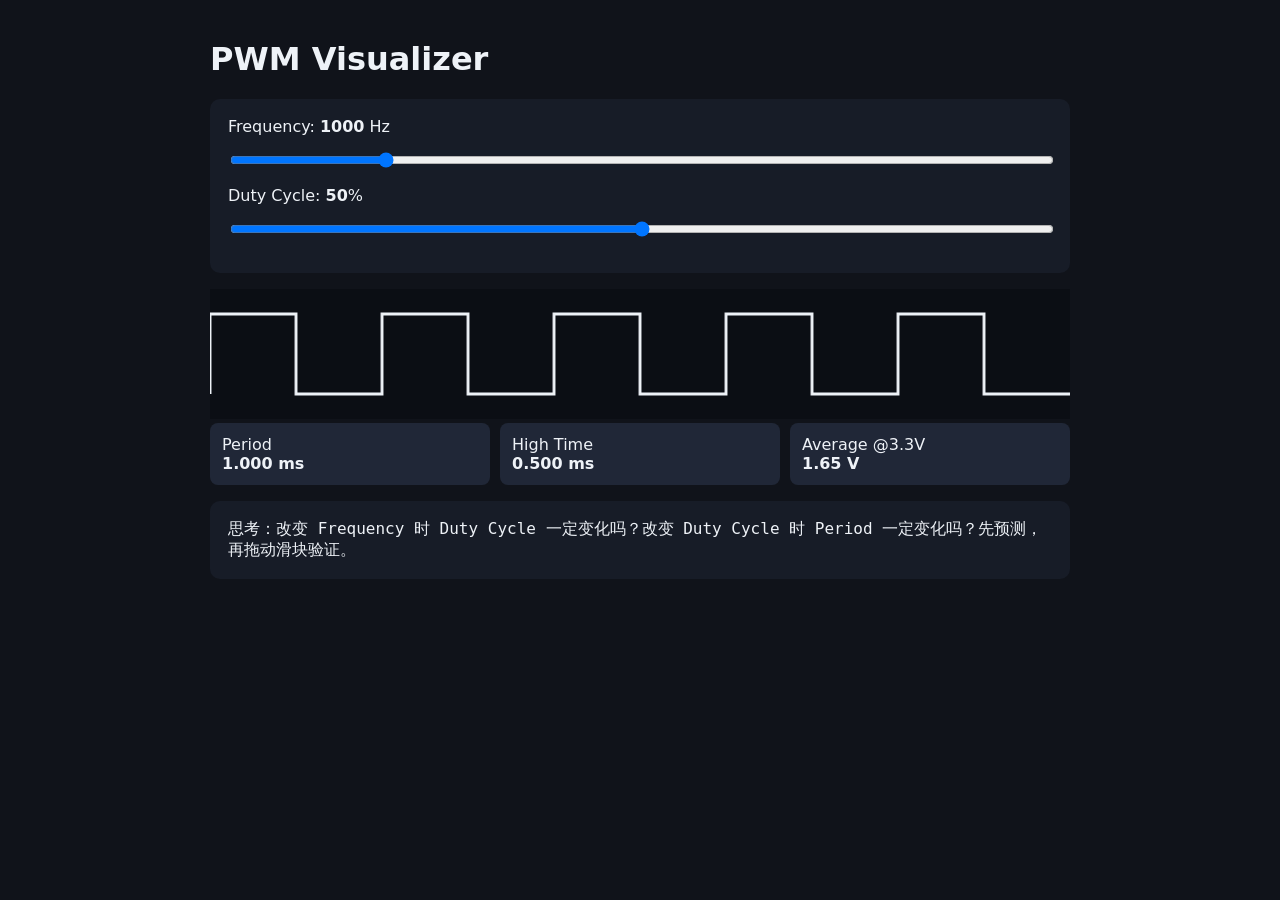
<file: 03-Interactive-Labs/PWM-Visualizer/index.html>
<!doctype html><html lang="zh-CN"><head><meta charset="utf-8"><meta name="viewport" content="width=device-width,initial-scale=1"><title>PWM Visualizer</title><link rel="stylesheet" href="../lab-foundation.css"><link rel="icon" href="data:,"><style>body{font-family:system-ui,sans-serif;max-width:900px;margin:40px auto;padding:0 20px;background:#10131a;color:#eef2f7}.card{background:#171c27;padding:18px;border-radius:10px;margin:16px 0}input{width:100%}.wave{height:130px;width:100%;background:#0b0e14}.stats{display:grid;grid-template-columns:repeat(3,1fr);gap:10px}.stat{background:#202737;padding:12px;border-radius:8px}.mono{font-family:ui-monospace,monospace}</style></head><body><h1>PWM Visualizer</h1><div class="card"><label for="f">Frequency: <b id="fv">1000</b> Hz</label><input id="f" type="range" min="100" max="5000" value="1000" step="100"><br><label for="d">Duty Cycle: <b id="dv">50</b>%</label><input id="d" type="range" min="0" max="100" value="50"></div><canvas id="c" class="wave" width="900" height="130"></canvas><div class="stats" role="status" aria-live="polite"><div class="stat">Period<br><b id="period"></b></div><div class="stat">High Time<br><b id="high"></b></div><div class="stat">Average @3.3V<br><b id="avg"></b></div></div><div class="card mono">思考：改变 Frequency 时 Duty Cycle 一定变化吗？改变 Duty Cycle 时 Period 一定变化吗？先预测，再拖动滑块验证。</div><script>const f=document.getElementById('f'),d=document.getElementById('d'),ctx=c.getContext('2d');function draw(){let hz=+f.value,du=+d.value/100;fv.textContent=hz;dv.textContent=Math.round(du*100);let T=1/hz;period.textContent=(T*1000).toFixed(3)+' ms';high.textContent=(T*du*1000).toFixed(3)+' ms';avg.textContent=(3.3*du).toFixed(2)+' V';ctx.clearRect(0,0,c.width,c.height);ctx.strokeStyle='#eef2f7';ctx.lineWidth=3;ctx.beginPath();let cycles=5,w=c.width/cycles,yH=25,yL=105;ctx.moveTo(0,yL);for(let i=0;i<cycles;i++){let x=i*w,edge=x+w*du;ctx.lineTo(x,yL);ctx.lineTo(x,yH);ctx.lineTo(edge,yH);ctx.lineTo(edge,yL);ctx.lineTo(x+w,yL)}ctx.stroke()}f.addEventListener('input',draw);d.addEventListener('input',draw);draw();</script></body></html>
</file>
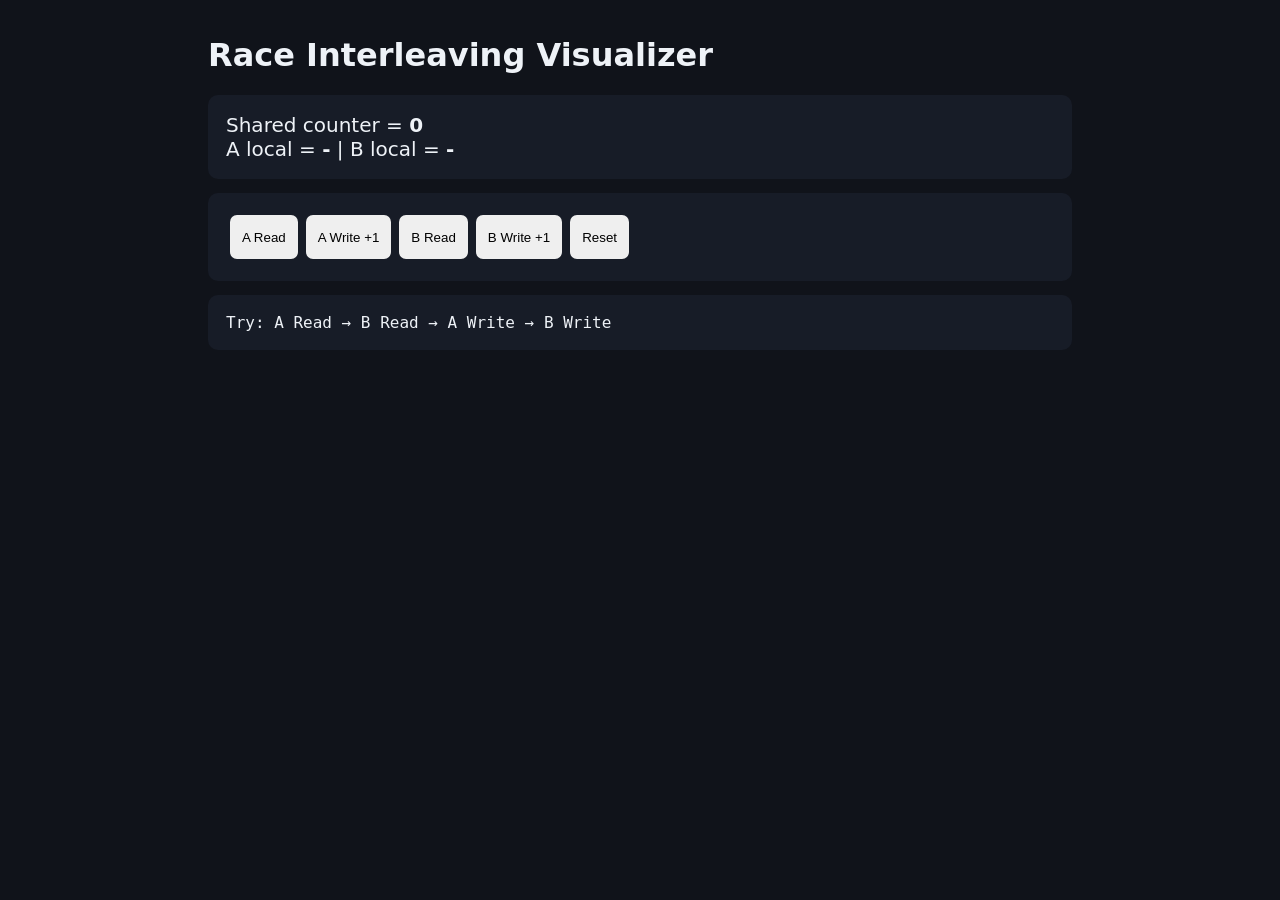
<file: 03-Interactive-Labs/Race-Interleaving-Visualizer/index.html>
<!doctype html><html lang="zh-CN"><head><meta charset="utf-8"><meta name="viewport" content="width=device-width,initial-scale=1"><title>Race Interleaving Visualizer</title><link rel="stylesheet" href="../lab-foundation.css"><link rel="icon" href="data:,"><style>body{font-family:system-ui,sans-serif;max-width:900px;margin:36px auto;padding:0 18px;background:#10131a;color:#eef2f7}.card{background:#171c27;padding:18px;border-radius:10px;margin:14px 0}button{padding:9px 12px;margin:4px;border:0;border-radius:7px}.mono{font-family:ui-monospace,monospace}.state{font-size:20px}</style></head><body><h1>Race Interleaving Visualizer</h1><div class="card state">Shared counter = <b id="counter">0</b><br>A local = <b id="a">-</b> | B local = <b id="b">-</b></div><div class="card"><button type="button" id="readABtn">A Read</button><button type="button" id="writeABtn">A Write +1</button><button type="button" id="readBBtn">B Read</button><button type="button" id="writeBBtn">B Write +1</button><button type="button" id="resetAllBtn">Reset</button></div><div id="log" class="card mono" role="status" aria-live="polite">Try: A Read → B Read → A Write → B Write</div><script>let c=0,la=null,lb=null;function render(){counter.textContent=c;a.textContent=la===null?'-':la;b.textContent=lb===null?'-':lb}function add(x){log.innerHTML+= '<br>'+x}function readA(){la=c;add('A reads '+c);render()}function writeA(){if(la===null)return; c=la+1;add('A writes '+c);render()}function readB(){lb=c;add('B reads '+c);render()}function writeB(){if(lb===null)return;c=lb+1;add('B writes '+c);render()}function resetAll(){c=0;la=lb=null;log.textContent='Try: A Read → B Read → A Write → B Write';render()}document.getElementById('readABtn').addEventListener('click',readA);document.getElementById('writeABtn').addEventListener('click',writeA);document.getElementById('readBBtn').addEventListener('click',readB);document.getElementById('writeBBtn').addEventListener('click',writeB);document.getElementById('resetAllBtn').addEventListener('click',resetAll);render();</script></body></html>
</file>
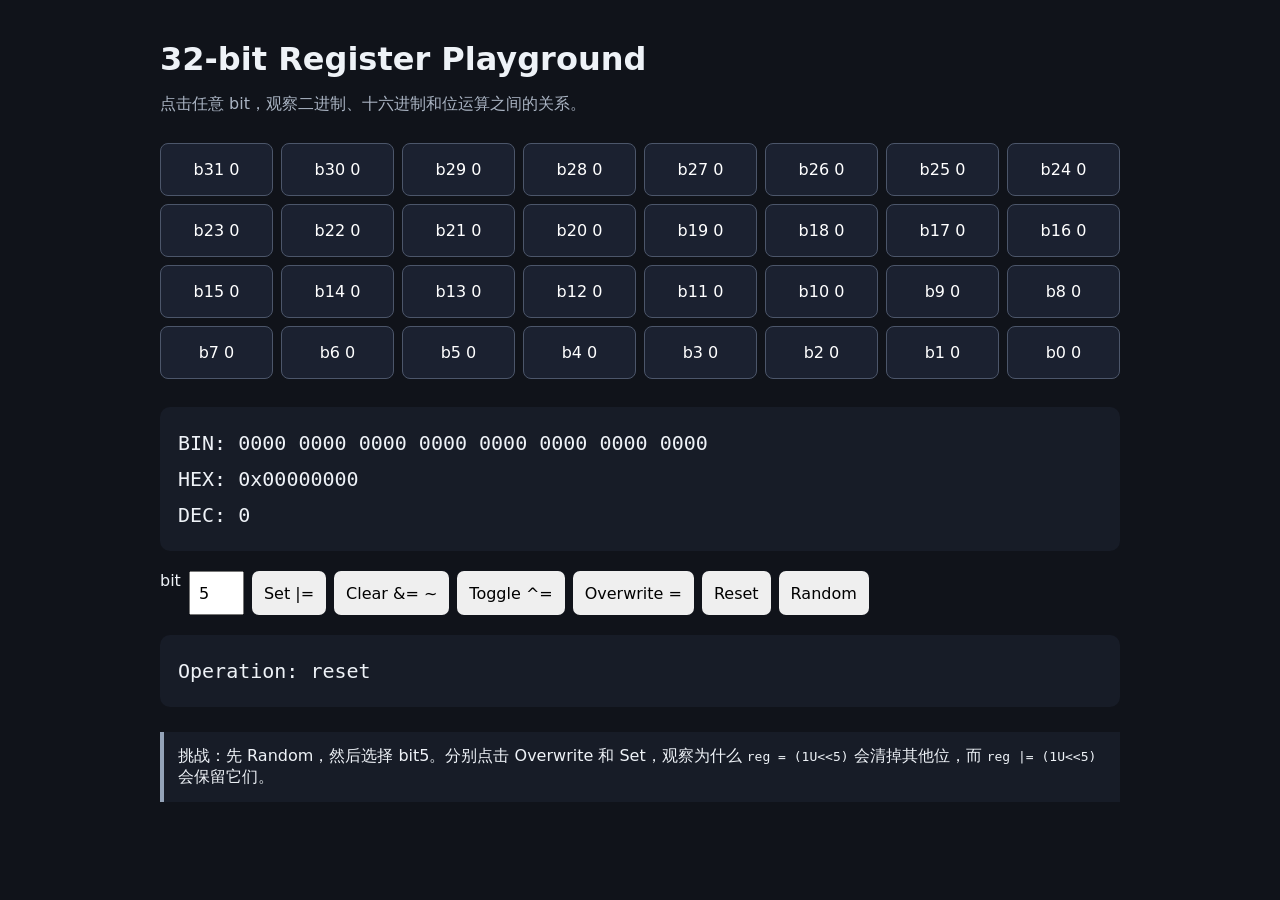
<file: 03-Interactive-Labs/Register-Playground/index.html>
<!doctype html>
<html lang="zh-CN"><head><meta charset="utf-8"><meta name="viewport" content="width=device-width,initial-scale=1"><title>Register Playground</title><link rel="stylesheet" href="../lab-foundation.css"><link rel="icon" href="data:,"><style>body{font-family:system-ui,sans-serif;max-width:1000px;margin:40px auto;padding:0 20px;background:#10131a;color:#eef2f7}h1{margin-bottom:8px}.sub{color:#aab4c3}.bits{display:grid;grid-template-columns:repeat(8,1fr);gap:8px;margin:28px 0}.bit{border:1px solid #4c566a;background:#1b2130;color:#fff;padding:16px 4px;border-radius:8px;cursor:pointer}.bit.on{background:#d97706}.values{font-family:ui-monospace,monospace;font-size:20px;line-height:1.8;background:#171c27;padding:18px;border-radius:10px}.controls{display:flex;flex-wrap:wrap;gap:8px;margin:20px 0}button,input{font:inherit}button{padding:9px 12px;border:0;border-radius:7px;cursor:pointer}input{width:55px;padding:8px}.note{margin-top:25px;padding:14px;border-left:4px solid #94a3b8;background:#171c27}</style></head><body><h1>32-bit Register Playground</h1><p class="sub">点击任意 bit，观察二进制、十六进制和位运算之间的关系。</p><div id="bits" class="bits"></div><div class="values"><div>BIN: <span id="bin"></span></div><div>HEX: <span id="hex"></span></div><div>DEC: <span id="dec"></span></div></div><div class="controls">bit <input id="n" type="number" min="0" max="31" value="5"><button type="button" id="setBitBtn">Set |=</button><button type="button" id="clearBitBtn">Clear &= ~</button><button type="button" id="toggleBitBtn">Toggle ^=</button><button type="button" id="overwriteBtn">Overwrite =</button><button type="button" id="resetRegBtn">Reset</button><button type="button" id="randomRegBtn">Random</button></div><div class="values">Operation: <span id="op" role="status" aria-live="polite">reset</span></div><div class="note">挑战：先 Random，然后选择 bit5。分别点击 Overwrite 和 Set，观察为什么 <code>reg = (1U&lt;&lt;5)</code> 会清掉其他位，而 <code>reg |= (1U&lt;&lt;5)</code> 会保留它们。</div><script>let reg=0>>>0;const bits=document.getElementById('bits');for(let i=31;i>=0;i--){const b=document.createElement('button');b.className='bit';b.dataset.i=i;b.addEventListener('click',()=>{reg=(reg^(1<<i))>>>0;show('click bit '+i)});bits.appendChild(b)}function n(){return Math.max(0,Math.min(31,+document.getElementById('n').value||0))}function show(op){document.getElementById('bin').textContent=reg.toString(2).padStart(32,'0').replace(/(.{4})/g,'$1 ').trim();document.getElementById('hex').textContent='0x'+reg.toString(16).toUpperCase().padStart(8,'0');document.getElementById('dec').textContent=reg>>>0;document.getElementById('op').textContent=op;[...bits.children].forEach(x=>{let i=+x.dataset.i;x.textContent='b'+i+'\n'+((reg>>>i)&1);x.classList.toggle('on',!!((reg>>>i)&1))})}function mask(){return (1<<n())>>>0}function setBit(){reg=(reg|mask())>>>0;show('reg |= (1U << '+n()+')')}function clearBit(){reg=(reg&(~mask()))>>>0;show('reg &= ~(1U << '+n()+')')}function toggleBit(){reg=(reg^mask())>>>0;show('reg ^= (1U << '+n()+')')}function overwrite(){reg=mask();show('reg = (1U << '+n()+')')}function resetReg(){reg=0;show('reset')}function randomReg(){reg=(Math.random()*0x100000000)>>>0;show('random value')}document.getElementById('setBitBtn').addEventListener('click',setBit);document.getElementById('clearBitBtn').addEventListener('click',clearBit);document.getElementById('toggleBitBtn').addEventListener('click',toggleBit);document.getElementById('overwriteBtn').addEventListener('click',overwrite);document.getElementById('resetRegBtn').addEventListener('click',resetReg);document.getElementById('randomRegBtn').addEventListener('click',randomReg);show('reset');</script></body></html>
</file>
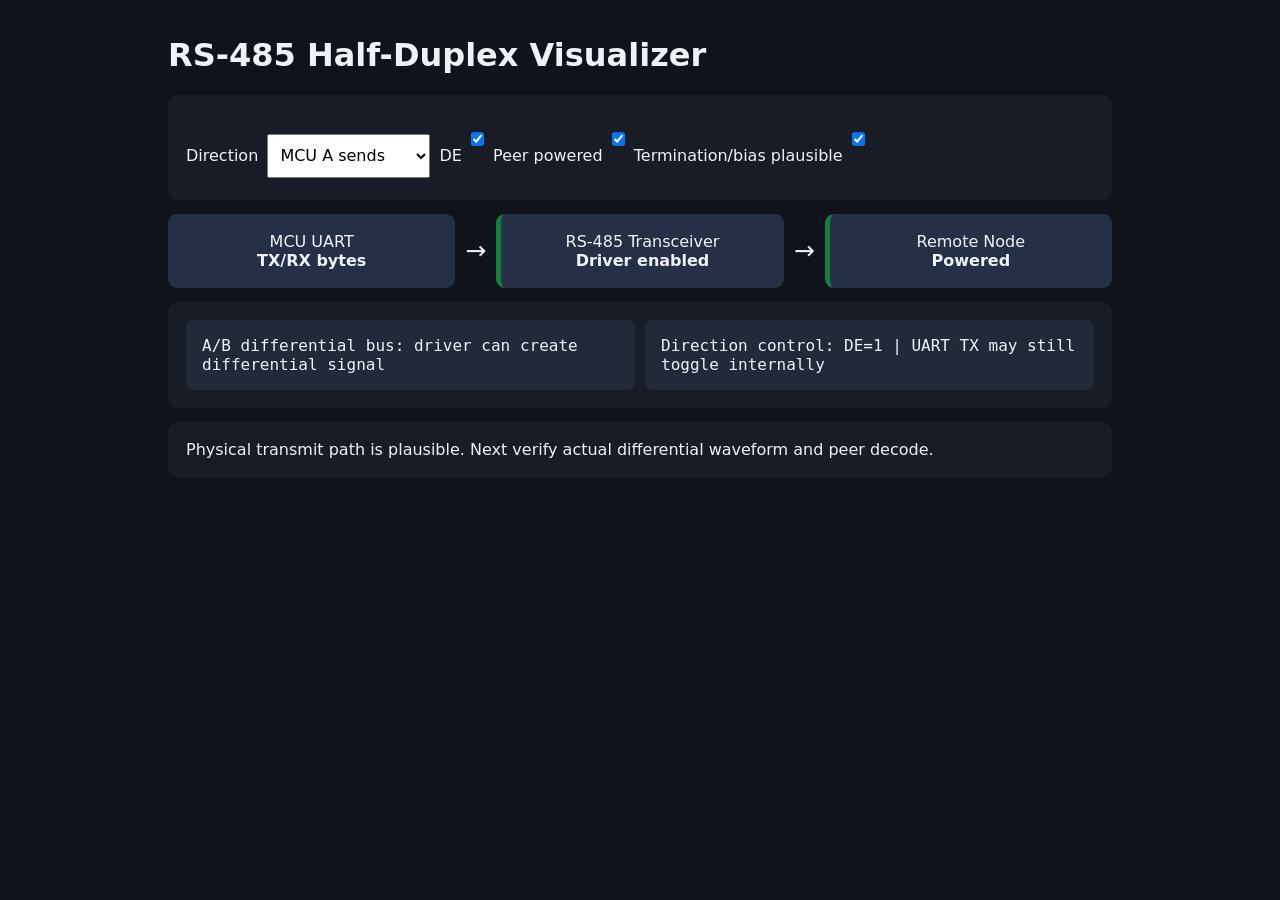
<file: 03-Interactive-Labs/RS485-Half-Duplex-Visualizer/index.html>
<!doctype html><html lang="zh-CN"><head><meta charset="utf-8"><meta name="viewport" content="width=device-width,initial-scale=1"><title>RS-485 Half-Duplex Visualizer</title><link rel="stylesheet" href="../lab-foundation.css"><link rel="icon" href="data:,"><style>body{font-family:system-ui,sans-serif;max-width:980px;margin:36px auto;padding:0 18px;background:#10131a;color:#eef2f7}.card{background:#171c27;padding:18px;border-radius:10px;margin:14px 0}select,input{font:inherit;padding:8px;margin:4px}.flow{display:grid;grid-template-columns:1fr auto 1fr auto 1fr;align-items:center;gap:10px}.box{padding:18px;text-align:center;background:#253047;border-radius:9px}.arrow{font-size:25px}.good{border-left:5px solid #15803d}.bad{border-left:5px solid #b91c1c}.mono{font-family:ui-monospace,monospace}.bus{display:grid;grid-template-columns:1fr 1fr;gap:10px}.wire{padding:16px;background:#222a3a;border-radius:8px}@media(max-width:700px){.flow{grid-template-columns:1fr}.arrow{transform:rotate(90deg);text-align:center}.bus{grid-template-columns:1fr}}</style></head><body><h1>RS-485 Half-Duplex Visualizer</h1><div class="card"><label for="dir">Direction</label> <select id="dir"><option value="tx">MCU A sends</option><option value="rx">MCU A receives</option></select> <label>DE <input id="de" type="checkbox" checked></label> <label>Peer powered <input id="peer" type="checkbox" checked></label> <label>Termination/bias plausible <input id="term" type="checkbox" checked></label></div><div class="flow"><div id="mcu" class="box">MCU UART<br><b>TX/RX bytes</b></div><div class="arrow">→</div><div id="xcvr" class="box">RS-485 Transceiver<br><b id="state"></b></div><div class="arrow">→</div><div id="remote" class="box">Remote Node<br><b id="remoteState"></b></div></div><div class="card bus"><div class="wire mono" id="a"></div><div class="wire mono" id="b"></div></div><div class="card" id="result" role="status" aria-live="polite"></div><script>function draw(){let sending=dir.value==='tx',enabled=de.checked,p=peer.checked,t=term.checked;state.textContent=sending?(enabled?'Driver enabled':'Driver disabled'):'Receiver expected';remoteState.textContent=p?'Powered':'Offline';let active=sending&&enabled&&p&&t;if(sending){a.textContent='A/B differential bus: '+(enabled?'driver can create differential signal':'no driven differential signal');b.textContent='Direction control: DE='+Number(enabled)+' | UART TX may still toggle internally';result.textContent=active?'Physical transmit path is plausible. Next verify actual differential waveform and peer decode.':!enabled?'UART can send bytes internally while the RS-485 driver is disabled. Check DE/direction timing before blaming Modbus.':!p?'Local bus may toggle, but no powered peer can respond.':'Physical bus conditions are questionable; inspect wiring, termination/bias and differential waveform.'}else{a.textContent='A/B differential bus: remote node must drive a valid response';b.textContent='Local transceiver must be in receive-capable state';result.textContent=!p?'No peer response is possible because the remote node is offline.':!t?'A response may be distorted or idle state unstable; inspect physical bus conditions.':'Receive path is plausible. Verify remote response timing and local receiver/UART bytes.'}xcvr.className='box '+((sending&&enabled)||!sending?'good':'bad');remote.className='box '+(p?'good':'bad')}dir.addEventListener('change',draw);de.addEventListener('change',draw);peer.addEventListener('change',draw);term.addEventListener('change',draw);draw();</script></body></html>
</file>
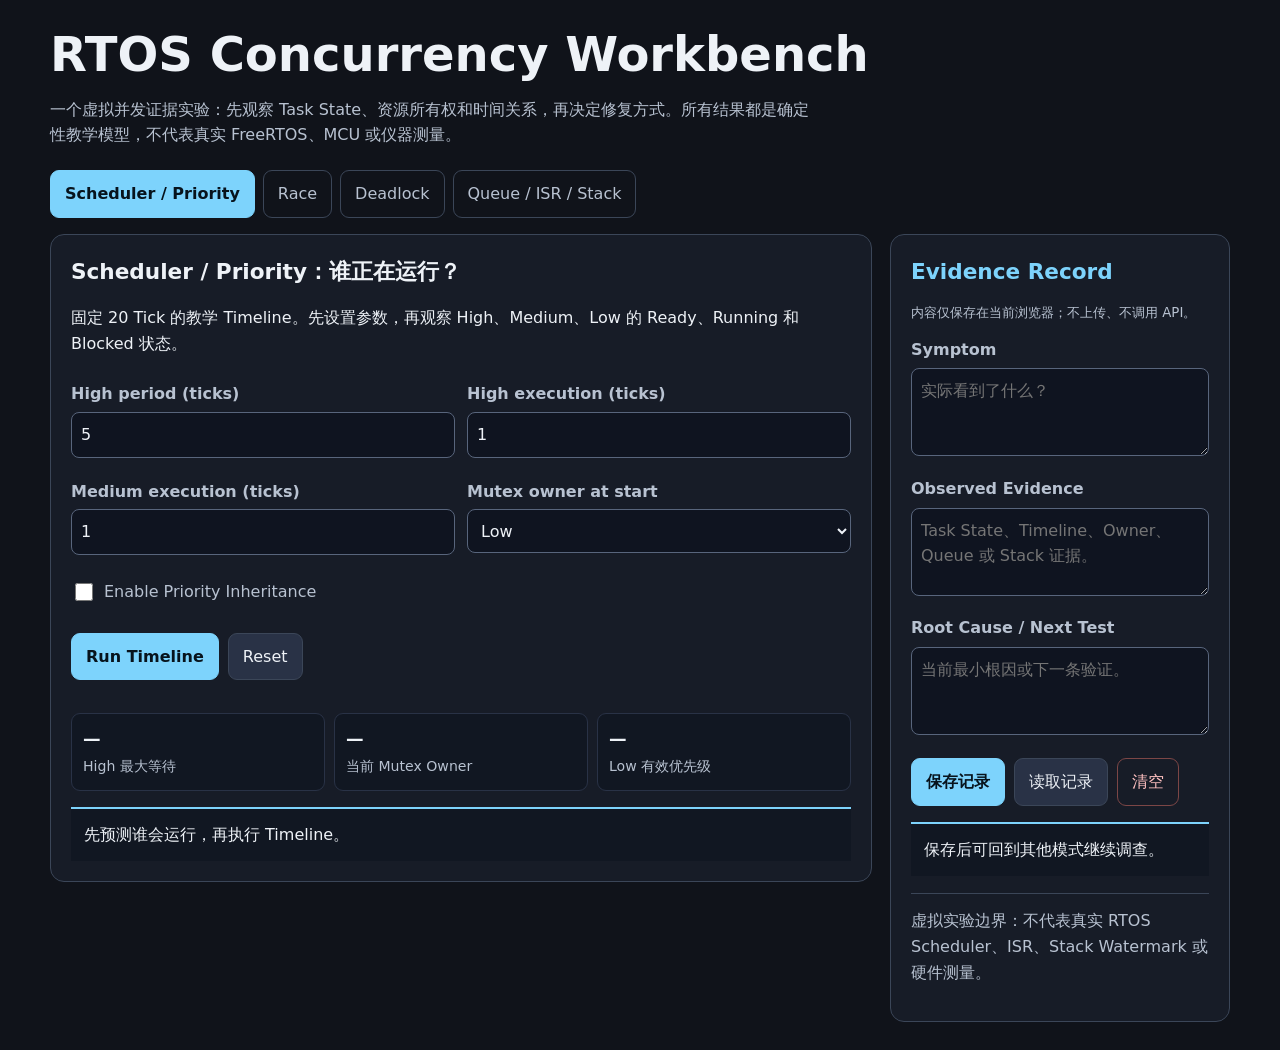
<file: 03-Interactive-Labs/RTOS-Concurrency-Workbench/index.html>
<!doctype html>
<html lang="zh-CN">
<head>
<meta charset="utf-8">
<meta name="viewport" content="width=device-width,initial-scale=1">
<title>RTOS Concurrency Workbench</title>
<link rel="stylesheet" href="../lab-foundation.css">
<link rel="icon" href="data:,">
<style>
:root{--ink:#eef2f7;--muted:#b8c2d1;--surface:#171c27;--raised:#202737;--line:#3b4658;--accent:#7dd3fc;--good:#70c58a;--warn:#e0b35d;--bad:#df7777}
body{max-width:1220px;margin:0 auto;padding:28px 20px;background:#10131a;color:var(--ink);font:16px/1.6 system-ui,-apple-system,"Segoe UI",sans-serif}
h1{font-size:clamp(1.8rem,4vw,3rem);line-height:1.1;margin:0 0 10px}h2{margin:0 0 10px;font-size:1.35rem}h3{margin:18px 0 7px;font-size:1.05rem}p{max-width:74ch}.lead{color:var(--muted);max-width:75ch}.shell{display:grid;grid-template-columns:minmax(0,1fr) minmax(260px,340px);gap:18px;align-items:start}.panel,.record{background:var(--surface);border:1px solid var(--line);border-radius:14px;padding:20px}.tabs{display:flex;gap:8px;flex-wrap:wrap;margin:22px 0 16px}.tab{background:transparent;color:var(--muted);border:1px solid var(--line);border-radius:9px;padding:10px 14px;font:inherit}.tab[aria-selected=true]{background:var(--accent);border-color:var(--accent);color:#07131c;font-weight:700}.grid{display:grid;grid-template-columns:repeat(2,minmax(0,1fr));gap:12px}.field label{display:block;color:var(--muted);font-weight:600;margin:9px 0 5px}.field input,.field select,textarea{width:100%;font:inherit;color:var(--ink);background:#0f1420;border:1px solid #58657c;border-radius:8px;padding:9px}.check{display:flex;align-items:center;gap:8px;color:var(--muted);margin-top:12px}.check input{width:18px;height:18px}.actions{display:flex;flex-wrap:wrap;gap:9px;margin-top:16px}.primary,.secondary,.danger{border:1px solid var(--line);border-radius:9px;padding:10px 14px;font:inherit;cursor:pointer}.primary{background:var(--accent);border-color:var(--accent);color:#07131c;font-weight:700}.secondary{background:#293246;color:var(--ink)}.danger{background:transparent;color:#ffc1c1;border-color:#7c4646}.status{margin-top:16px;padding:13px;border-top:2px solid var(--accent);background:#111722;min-height:48px}.status.good{border-color:var(--good)}.status.warn{border-color:var(--warn)}.status.bad{border-color:var(--bad)}.timeline{display:grid;grid-template-columns:86px repeat(20,minmax(24px,1fr));gap:3px;overflow-x:auto;margin-top:14px;padding-bottom:5px}.tick,.task-name{min-height:30px;display:grid;place-items:center;font-size:.78rem}.task-name{justify-content:start;color:var(--muted);font-weight:700}.tick{background:#293246;border-radius:4px;color:#d8e1ec}.tick.running{background:#24708c;color:#fff}.tick.blocked{background:#70414b;color:#fff}.tick.ready{background:#6b572d;color:#fff}.metrics{display:grid;grid-template-columns:repeat(3,minmax(0,1fr));gap:9px;margin-top:14px}.metric{background:#111722;border:1px solid #293246;border-radius:9px;padding:11px}.metric strong{display:block;font-size:1.1rem}.metric span{color:var(--muted);font-size:.88rem}.step-log,.graph{background:#111722;border:1px solid #293246;border-radius:9px;padding:12px;margin-top:14px;min-height:70px;font-family:ui-monospace,SFMono-Regular,Consolas,monospace;white-space:pre-wrap}.record{position:sticky;top:18px}.record h2{color:var(--accent)}.record small{color:var(--muted)}.record label{display:block;color:var(--muted);font-weight:600;margin:12px 0 6px}.record textarea{min-height:88px;resize:vertical}table{width:100%;border-collapse:collapse;margin-top:14px}th,td{text-align:left;vertical-align:top;border-bottom:1px solid var(--line);padding:9px}th{color:var(--muted);font-size:.9rem}.note{color:var(--muted);border-top:1px solid var(--line);margin-top:18px;padding-top:14px}[hidden]{display:none!important}:focus-visible{outline:3px solid var(--accent);outline-offset:3px}@media(max-width:800px){body{padding:18px 10px}.shell{grid-template-columns:1fr}.record{position:static}.panel,.record{padding:16px}.grid{grid-template-columns:1fr}.metrics{grid-template-columns:1fr 1fr}.timeline{grid-template-columns:74px repeat(20,minmax(30px,1fr))}}@media(max-width:430px){.metrics{grid-template-columns:1fr}.tabs{display:grid;grid-template-columns:1fr}.tab{width:100%}}
.timeline{width:100%;min-width:0;max-width:100%;}
.shell>main{min-width:0;}
</style>
</head>
<body>
<header><h1>RTOS Concurrency Workbench</h1><p class="lead">一个虚拟并发证据实验：先观察 Task State、资源所有权和时间关系，再决定修复方式。所有结果都是确定性教学模型，不代表真实 FreeRTOS、MCU 或仪器测量。</p></header>
<nav class="tabs" role="tablist" aria-label="RTOS 并发实验模式">
<button class="tab" id="schedulerTab" role="tab" aria-selected="true" aria-controls="schedulerPanel" type="button">Scheduler / Priority</button>
<button class="tab" id="raceTab" role="tab" aria-selected="false" aria-controls="racePanel" type="button">Race</button>
<button class="tab" id="deadlockTab" role="tab" aria-selected="false" aria-controls="deadlockPanel" type="button">Deadlock</button>
<button class="tab" id="queueTab" role="tab" aria-selected="false" aria-controls="queuePanel" type="button">Queue / ISR / Stack</button>
</nav>
<div class="shell"><main>
<section class="panel" id="schedulerPanel" role="tabpanel" aria-labelledby="schedulerTab">
<h2>Scheduler / Priority：谁正在运行？</h2><p>固定 20 Tick 的教学 Timeline。先设置参数，再观察 High、Medium、Low 的 Ready、Running 和 Blocked 状态。</p>
<div class="grid"><div class="field"><label for="highPeriod">High period (ticks)</label><input id="highPeriod" type="number" min="2" max="20" value="5"></div><div class="field"><label for="highExec">High execution (ticks)</label><input id="highExec" type="number" min="1" max="5" value="1"></div><div class="field"><label for="mediumExec">Medium execution (ticks)</label><input id="mediumExec" type="number" min="0" max="5" value="1"></div><div class="field"><label for="mutexOwner">Mutex owner at start</label><select id="mutexOwner"><option value="none">None</option><option value="low" selected>Low</option></select></div></div>
<label class="check"><input id="inheritance" type="checkbox"> Enable Priority Inheritance</label>
<div class="actions"><button class="primary" id="runSchedulerBtn" type="button">Run Timeline</button><button class="secondary" id="resetSchedulerBtn" type="button">Reset</button></div>
<div class="timeline" id="timeline" aria-label="Scheduler timeline"></div>
<div class="metrics"><div class="metric"><strong id="waitMetric">—</strong><span>High 最大等待</span></div><div class="metric"><strong id="ownerMetric">—</strong><span>当前 Mutex Owner</span></div><div class="metric"><strong id="priorityMetric">—</strong><span>Low 有效优先级</span></div></div>
<div class="status" id="schedulerStatus" role="status" aria-live="polite">先预测谁会运行，再执行 Timeline。</div>
</section>
<section class="panel" id="racePanel" role="tabpanel" aria-labelledby="raceTab" hidden>
<h2>Race：逐步揭示 Lost Update</h2><p>按顺序执行 A/B 的 Read 和 Write，观察两个成功的 +1 为什么只保留一次。</p>
<div class="metrics"><div class="metric"><strong id="raceCounter">0</strong><span>Shared counter</span></div><div class="metric"><strong id="raceA">—</strong><span>A local</span></div><div class="metric"><strong id="raceB">—</strong><span>B local</span></div></div>
<div class="actions"><button class="secondary" id="raceReadA" type="button">A Read</button><button class="secondary" id="raceWriteA" type="button">A Write +1</button><button class="secondary" id="raceReadB" type="button">B Read</button><button class="secondary" id="raceWriteB" type="button">B Write +1</button><button class="danger" id="raceReset" type="button">Reset</button></div>
<div class="actions"><button class="primary" id="raceMutexFix" type="button">Apply Mutex Fix</button><button class="primary" id="raceOwnerFix" type="button">Apply Owner + Queue Fix</button></div>
<div class="step-log" id="raceLog" role="status" aria-live="polite">尝试：A Read → B Read → A Write → B Write</div>
<div class="status" id="raceStatus" role="status" aria-live="polite">尚未开始；先预测最后的 counter。</div>
</section>
<section class="panel" id="deadlockPanel" role="tabpanel" aria-labelledby="deadlockTab" hidden>
<h2>Deadlock：建立 Wait-for Graph</h2><p>选择两个 Task 的加锁顺序，观察 Owner、Blocked 和 Circular Wait。Timeout 可以恢复一次尝试，但不会自动修复锁顺序。</p>
<div class="grid"><div class="field"><label for="orderA">Task A lock order</label><select id="orderA"><option value="ab">Mutex A → Mutex B</option><option value="ba">Mutex B → Mutex A</option></select></div><div class="field"><label for="orderB">Task B lock order</label><select id="orderB"><option value="ab">Mutex A → Mutex B</option><option value="ba">Mutex B → Mutex A</option></select></div></div>
<div class="actions"><button class="primary" id="runDeadlockBtn" type="button">Build Wait-for Graph</button><button class="secondary" id="resetDeadlockBtn" type="button">Reset</button></div>
<div class="graph" id="deadlockGraph" aria-label="Wait-for graph">尚未建立图。</div>
<div class="status" id="deadlockStatus" role="status" aria-live="polite">先预测两个 Task 是否会形成 Circular Wait。</div>
</section>
<section class="panel" id="queuePanel" role="tabpanel" aria-labelledby="queueTab" hidden>
<h2>Queue / ISR / Stack：背压从哪里来？</h2><p>用速率、容量、ISR burst 和 Stack budget 观察长期吞吐、事件交接和 Deadline 风险。</p>
<div class="grid"><div class="field"><label for="producerRate">Producer messages / second</label><input id="producerRate" type="number" min="1" max="500" value="100"></div><div class="field"><label for="consumerRate">Consumer messages / second</label><input id="consumerRate" type="number" min="1" max="500" value="33"></div><div class="field"><label for="queueCapacity">Queue capacity</label><input id="queueCapacity" type="number" min="1" max="100" value="8"></div><div class="field"><label for="isrBurst">ISR burst events</label><input id="isrBurst" type="number" min="0" max="100" value="12"></div><div class="field"><label for="stackBudget">Task stack budget (bytes)</label><input id="stackBudget" type="number" min="128" max="4096" value="512"></div><div class="field"><label for="stackPeak">Observed stack peak (bytes)</label><input id="stackPeak" type="number" min="0" max="4096" value="468"></div></div>
<div class="actions"><button class="primary" id="runQueueBtn" type="button">Analyze Flow</button><button class="secondary" id="resetQueueBtn" type="button">Reset</button></div>
<table><thead><tr><th scope="col">指标</th><th scope="col">结果</th><th scope="col">解释</th></tr></thead><tbody id="queueResults"><tr><td colspan="3">尚未分析。</td></tr></tbody></table>
<div class="status" id="queueStatus" role="status" aria-live="polite">先预测 Queue 会在哪一层出问题。</div>
</section>
</main>
<aside class="record"><h2>Evidence Record</h2><small>内容仅保存在当前浏览器；不上传、不调用 API。</small>
<label for="recordSymptom">Symptom</label><textarea id="recordSymptom" placeholder="实际看到了什么？"></textarea>
<label for="recordEvidence">Observed Evidence</label><textarea id="recordEvidence" placeholder="Task State、Timeline、Owner、Queue 或 Stack 证据。"></textarea>
<label for="recordRootCause">Root Cause / Next Test</label><textarea id="recordRootCause" placeholder="当前最小根因或下一条验证。"></textarea>
<div class="actions"><button class="primary" id="saveRecordBtn" type="button">保存记录</button><button class="secondary" id="loadRecordBtn" type="button">读取记录</button><button class="danger" id="clearRecordBtn" type="button">清空</button></div>
<div class="status" id="recordStatus" role="status" aria-live="polite">保存后可回到其他模式继续调查。</div><p class="note">虚拟实验边界：不代表真实 RTOS Scheduler、ISR、Stack Watermark 或硬件测量。</p></aside></div>
<script>
const $=id=>document.getElementById(id);
function switchTab(name){["scheduler","race","deadlock","queue"].forEach(item=>{const active=item===name;$(item+"Tab").setAttribute("aria-selected",active?"true":"false");$(item+"Panel").hidden=!active;});}
document.querySelectorAll('[role="tab"]').forEach(tab=>tab.addEventListener("click",()=>switchTab(tab.id.replace("Tab",""))));
document.querySelectorAll('[role="tab"]').forEach((tab,index,all)=>tab.addEventListener("keydown",event=>{if(event.key!=="ArrowRight"&&event.key!=="ArrowLeft")return;event.preventDefault();const next=(index+(event.key==="ArrowRight"?1:all.length-1))%all.length;all[next].focus();all[next].click();}));
function runScheduler(){const period=Math.max(2,Math.min(20,+$("highPeriod").value||5));const highExec=Math.max(1,Math.min(5,+$("highExec").value||1));const mediumExec=Math.max(0,Math.min(5,+$("mediumExec").value||0));const owner=$("mutexOwner").value;const inherit=$("inheritance").checked;let lowEffective=3;let highWait=0;let html='<span class="task-name">Tick</span>';for(let t=0;t<20;t++)html+='<span class="tick">'+t+'</span>';html+='<span class="task-name">High</span>';for(let t=0;t<20;t++){const ready=t%period<highExec;const blocked=ready&&owner==="low"&&t<3;const cls=blocked?"blocked":ready?"running":"ready";if(blocked)highWait++;html+='<span class="tick '+cls+'" aria-label="High tick '+t+' '+cls+'">'+(blocked?"B":ready?"R":".")+'</span>';}html+='<span class="task-name">Medium</span>';for(let t=0;t<20;t++){const run=$("mediumExec").value>0&&t%4<mediumExec;html+='<span class="tick '+(run?"running":"ready")+'">'+(run?"R":".")+'</span>';}html+='<span class="task-name">Low</span>';for(let t=0;t<20;t++){const run=owner==="low"&&t<3&&!inherit;html+='<span class="tick '+(run?"blocked":"ready")+'">'+(run?"L":".")+'</span>';}$('timeline').innerHTML=html;$("waitMetric").textContent=highWait+" ticks";$("ownerMetric").textContent=owner==="low"?"Low":"None";$("priorityMetric").textContent=inherit&&owner==="low"?"暂时提升":"3";const inversion=owner==="low"&&mediumExec>0&&!inherit;$("schedulerStatus").className="status "+(inversion?"warn":"good");$("schedulerStatus").textContent=inversion?"检测到 Priority Inversion：High 被 Low 持锁和 Medium 抢占共同拖延。下一步比较 Priority Inheritance 和缩短临界区。":"Timeline 已生成。继续记录 High 的 State、Mutex Owner 和等待时间。";}
function resetScheduler(){$("timeline").innerHTML="";$("waitMetric").textContent="—";$("ownerMetric").textContent="—";$("priorityMetric").textContent="—";$("schedulerStatus").className="status";$("schedulerStatus").textContent="先预测谁会运行，再执行 Timeline。";}
let raceCounter=0,raceA=null,raceB=null;function renderRace(){$("raceCounter").textContent=raceCounter;$('raceA').textContent=raceA===null?"—":raceA;$('raceB').textContent=raceB===null?"—":raceB;}
function raceLog(text){$("raceLog").textContent+="\n"+text;renderRace();}
function readA(){raceA=raceCounter;raceLog("A reads "+raceCounter);}function writeA(){if(raceA===null){$("raceStatus").textContent="先执行 A Read。";return;}raceCounter=raceA+1;raceLog("A writes "+raceCounter);}function readB(){raceB=raceCounter;raceLog("B reads "+raceCounter);}function writeB(){if(raceB===null){$("raceStatus").textContent="先执行 B Read。";return;}raceCounter=raceB+1;raceLog("B writes "+raceCounter);$("raceStatus").className=raceCounter===1?"status warn":"status good";$("raceStatus").textContent=raceCounter===1?"Lost Update 已复现：两个 Write 都执行，但后写入覆盖了前一条更新。":"当前序列未产生 Lost Update。";}function resetRace(){raceCounter=0;raceA=raceB=null;$("raceLog").textContent="尝试：A Read → B Read → A Write → B Write";$("raceStatus").className="status";$("raceStatus").textContent="尚未开始；先预测最后的 counter。";renderRace();}function applyRaceFix(kind){raceCounter=2;raceA=raceB=null;$("raceLog").textContent="修复："+(kind==="mutex"?"Mutex 串行化 Read/Modify/Write":"单一 Owner 接收两个更新")+"\n最终 counter = 2";$("raceStatus").className="status good";$("raceStatus").textContent="修复回归通过：共享更新不再被后写入覆盖。";renderRace();}
function runDeadlock(){const a=$("orderA").value,b=$("orderB").value;const deadlock=a!==b;$("deadlockGraph").textContent=deadlock?"Task A --owns--> Mutex A --waits--> Task B\nTask B --owns--> Mutex B --waits--> Task A\n\nCircular Wait = true":"Task A and Task B follow the same lock order.\nWait-for Graph has no cycle.";$("deadlockStatus").className="status "+(deadlock?"bad":"good");$("deadlockStatus").textContent=deadlock?"检测到 Deadlock：统一 Lock Ordering 是结构性修复；Timeout 只能限制等待时间。":"当前锁顺序没有形成环，继续用压力序列验证所有调用路径。";}
function resetDeadlock(){$("orderA").value="ab";$('orderB').value="ab";$('deadlockGraph').textContent="尚未建立图。";$('deadlockStatus').className="status";$('deadlockStatus').textContent="先预测两个 Task 是否会形成 Circular Wait。";}
function runQueue(){const producer=Math.max(1,+$("producerRate").value||1),consumer=Math.max(1,+$("consumerRate").value||1),capacity=Math.max(1,+$("queueCapacity").value||1),burst=Math.max(0,+$("isrBurst").value||0),budget=Math.max(1,+$("stackBudget").value||1),peak=Math.max(0,+$("stackPeak").value||0);const backlog=Math.max(0,producer-consumer),highWater=Math.min(capacity,backlog+burst),failures=Math.max(0,backlog+burst-capacity),margin=budget-peak;const rows=[["长期速率",producer+" / "+consumer,"Producer / Consumer per second"],["Queue high-water",highWater+" / "+capacity,highWater>=capacity?"Queue 已满":"仍有容量余量"],["Send failure / drop",String(failures),failures?"需要定义丢弃或阻塞策略":"当前样例没有溢出"],["ISR → Task",burst?"burst "+burst:"none",burst?"ISR 应只交接事件，再由 Task 处理":"无 ISR burst"],["Stack margin",margin+" bytes",margin<64?"Stack 余量不足，需做 watermark 和压力回归":"余量尚可，仍需目标平台验证"]];$("queueResults").innerHTML=rows.map(row=>"<tr><th scope=\"row\">"+row[0]+"</th><td>"+row[1]+"</td><td>"+row[2]+"</td></tr>").join("");const bad=failures>0||margin<64;$("queueStatus").className="status "+(bad?"warn":"good");$("queueStatus").textContent=bad?"检测到 Queue/ISR/Stack 风险：先记录速率、High-water、事件交接和 Stack margin，再选择最小修复。":"当前参数没有触发明显风险，仍需执行突发和长期吞吐回归。";}
function resetQueue(){$("queueResults").innerHTML="<tr><td colspan=\"3\">尚未分析。</td></tr>";$('queueStatus').className="status";$('queueStatus').textContent="先预测 Queue 会在哪一层出问题。";}
function recordFields(){return {symptom:$("recordSymptom").value,evidence:$("recordEvidence").value,rootCause:$("recordRootCause").value};}function saveRecord(){try{localStorage.setItem("road-to-embedded-stage05-evidence",JSON.stringify(recordFields()));$("recordStatus").className="status good";$("recordStatus").textContent="Evidence Record 已保存到当前浏览器。";}catch(e){$("recordStatus").className="status warn";$("recordStatus").textContent="当前浏览器不允许本地保存，请手动复制记录。";}}function loadRecord(){try{const data=JSON.parse(localStorage.getItem("road-to-embedded-stage05-evidence")||"{}");$("recordSymptom").value=data.symptom||"";$("recordEvidence").value=data.evidence||"";$("recordRootCause").value=data.rootCause||"";$("recordStatus").textContent="已读取当前浏览器中的记录。";}catch(e){$("recordStatus").textContent="没有可读取的本地记录。";}}function clearRecord(){try{localStorage.removeItem("road-to-embedded-stage05-evidence");}catch(e){}$("recordSymptom").value=$("recordEvidence").value=$("recordRootCause").value="";$("recordStatus").textContent="记录已清空。";}
$("runSchedulerBtn").addEventListener("click",runScheduler);$("resetSchedulerBtn").addEventListener("click",resetScheduler);$("raceReadA").addEventListener("click",readA);$("raceWriteA").addEventListener("click",writeA);$("raceReadB").addEventListener("click",readB);$("raceWriteB").addEventListener("click",writeB);$("raceReset").addEventListener("click",resetRace);$("raceMutexFix").addEventListener("click",()=>applyRaceFix("mutex"));$("raceOwnerFix").addEventListener("click",()=>applyRaceFix("owner"));$("runDeadlockBtn").addEventListener("click",runDeadlock);$("resetDeadlockBtn").addEventListener("click",resetDeadlock);$("runQueueBtn").addEventListener("click",runQueue);$("resetQueueBtn").addEventListener("click",resetQueue);$("saveRecordBtn").addEventListener("click",saveRecord);$("loadRecordBtn").addEventListener("click",loadRecord);$("clearRecordBtn").addEventListener("click",clearRecord);renderRace();
</script>
</body>
</html>
</file>
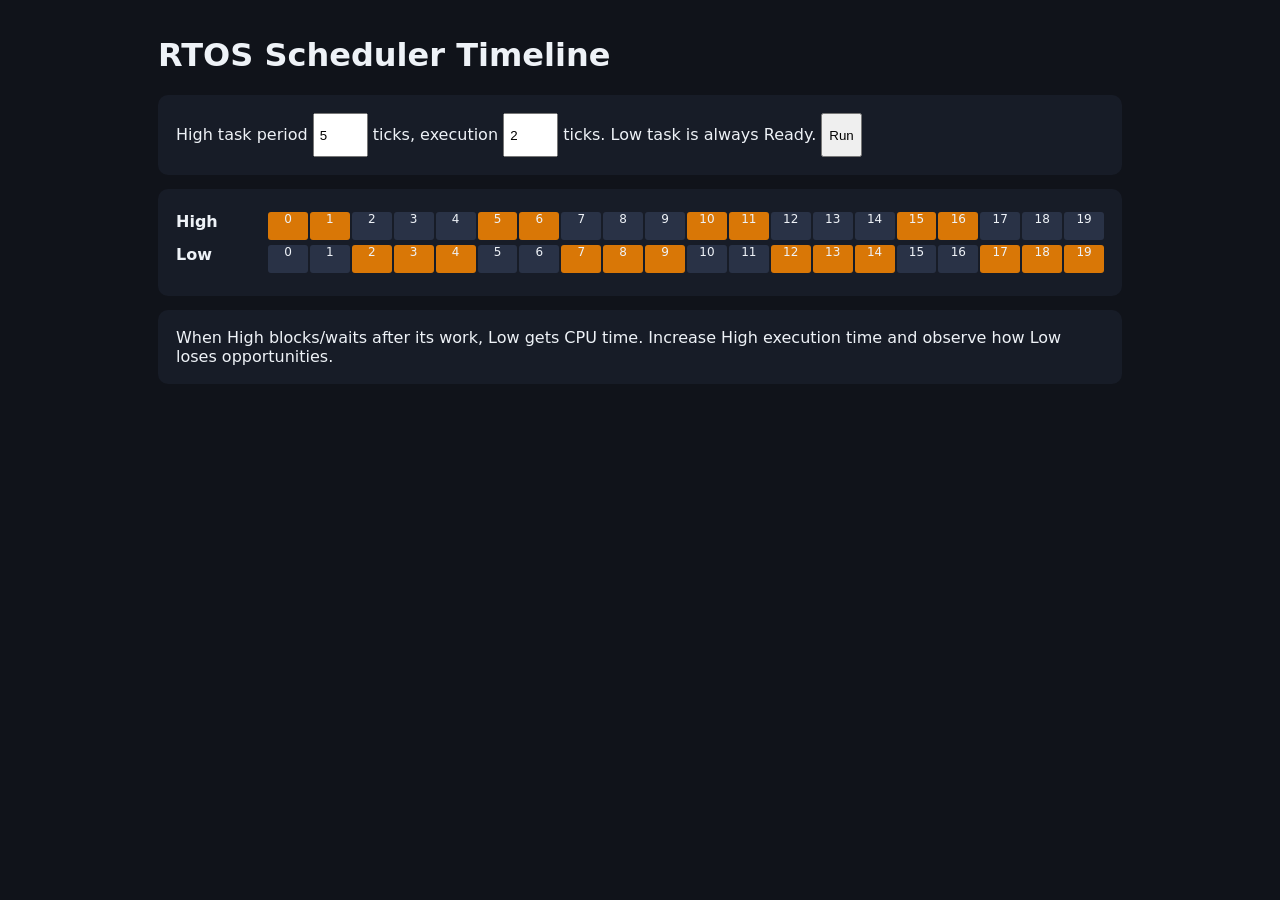
<file: 03-Interactive-Labs/RTOS-Scheduler-Timeline/index.html>
<!doctype html><html lang="zh-CN"><head><meta charset="utf-8"><meta name="viewport" content="width=device-width,initial-scale=1"><title>RTOS Scheduler Timeline</title><link rel="stylesheet" href="../lab-foundation.css"><link rel="icon" href="data:,"><style>body{font-family:system-ui,sans-serif;max-width:1000px;margin:36px auto;padding:0 18px;background:#10131a;color:#eef2f7}.card{background:#171c27;padding:18px;border-radius:10px;margin:14px 0}.row{display:grid;grid-template-columns:90px repeat(20,1fr);gap:2px;margin:5px 0}.cell{height:28px;background:#293246;border-radius:3px}.run{background:#d97706}.head{font-size:12px;text-align:center}input{width:55px;padding:5px}</style></head><body><h1>RTOS Scheduler Timeline</h1><div class="card"><label for="hp">High task period</label> <input id="hp" type="number" value="5" min="2" max="20"> ticks, <label for="he">execution</label> <input id="he" type="number" value="2" min="1" max="10"> ticks. Low task is always Ready. <button type="button" id="runBtn">Run</button></div><div id="timeline" class="card"></div><div id="info" class="card" role="status" aria-live="polite"></div><script>function draw(){let p=Math.max(2,+hp.value||5),e=Math.max(1,+he.value||1),high=[],low=[];for(let t=0;t<20;t++){let active=(t%p)<e;high.push(active);low.push(!active)}function row(name,a){return '<div class="row"><b>'+name+'</b>'+a.map((x,i)=>'<div class="cell '+(x?'run':'')+' head">'+i+'</div>').join('')+'</div>'}timeline.innerHTML=row('High',high)+row('Low',low);info.textContent=e>=p?'High-priority task requires at least its entire period and effectively starves Low in this simplified model.':'When High blocks/waits after its work, Low gets CPU time. Increase High execution time and observe how Low loses opportunities.'}document.getElementById('runBtn').addEventListener('click',draw);draw();</script></body></html>
</file>
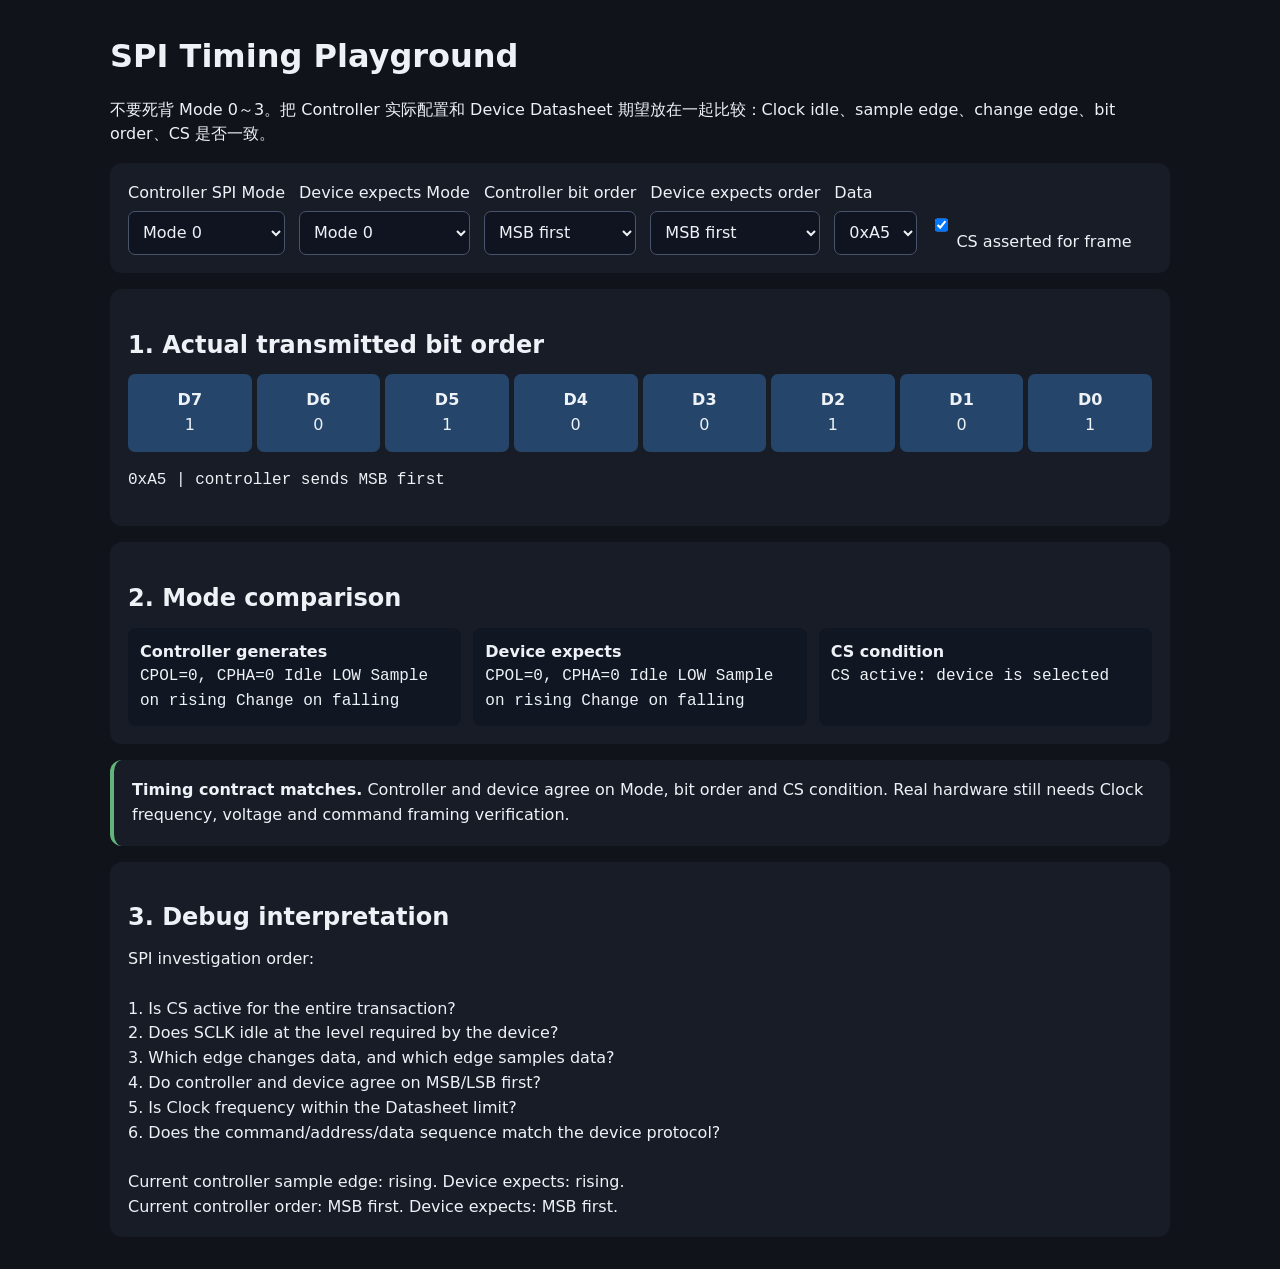
<file: 03-Interactive-Labs/SPI-Timing-Playground/index.html>
<!doctype html>
<html lang="zh-CN">
<head>
<meta charset="utf-8">
<meta name="viewport" content="width=device-width,initial-scale=1">
<title>SPI Timing Playground</title><link rel="stylesheet" href="../lab-foundation.css"><link rel="icon" href="data:,">
<style>
body{font-family:system-ui,-apple-system,"Segoe UI",sans-serif;max-width:1100px;margin:32px auto;padding:0 20px;background:#10131a;color:#eef2f7;line-height:1.55}
h1,h2{margin-bottom:10px}.card{background:#171c27;padding:18px;border-radius:12px;margin:16px 0}.controls{display:flex;gap:14px;flex-wrap:wrap;align-items:end}.control{display:flex;flex-direction:column;gap:5px}select,input{font:inherit;padding:8px 10px;background:#0f1420;color:#eef2f7;border:1px solid #49536a;border-radius:7px}.bits{display:grid;grid-template-columns:repeat(8,minmax(70px,1fr));gap:5px;overflow:auto}.bit{padding:14px 5px;text-align:center;border-radius:7px;background:#25466a}.grid{display:grid;grid-template-columns:repeat(auto-fit,minmax(220px,1fr));gap:12px}.kv{background:#111722;padding:12px;border-radius:8px}.ok{border-left:4px solid #62b47a}.warn{border-left:4px solid #d4a657}.bad{border-left:4px solid #d76868}.mono{font-family:ui-monospace,SFMono-Regular,Consolas,monospace}.small{color:#b9c2d0;font-size:.92rem}.pill{display:inline-block;padding:2px 8px;border-radius:99px;background:#293246;margin:2px}.flow{white-space:pre-wrap}
</style>
</head>
<body>
<h1>SPI Timing Playground</h1>
<p>不要死背 Mode 0～3。把 Controller 实际配置和 Device Datasheet 期望放在一起比较：Clock idle、sample edge、change edge、bit order、CS 是否一致。</p>

<div class="card controls">
  <label class="control">Controller SPI Mode
    <select id="controllerMode"><option value="0">Mode 0</option><option value="1">Mode 1</option><option value="2">Mode 2</option><option value="3">Mode 3</option></select>
  </label>
  <label class="control">Device expects Mode
    <select id="deviceMode"><option value="0">Mode 0</option><option value="1">Mode 1</option><option value="2">Mode 2</option><option value="3">Mode 3</option></select>
  </label>
  <label class="control">Controller bit order
    <select id="controllerOrder"><option value="msb">MSB first</option><option value="lsb">LSB first</option></select>
  </label>
  <label class="control">Device expects order
    <select id="deviceOrder"><option value="msb">MSB first</option><option value="lsb">LSB first</option></select>
  </label>
  <label class="control">Data
    <select id="data"><option value="165">0xA5</option><option value="60">0x3C</option><option value="150">0x96</option></select>
  </label>
  <label><input id="csActive" type="checkbox" checked> CS asserted for frame</label>
</div>

<div class="card">
  <h2>1. Actual transmitted bit order</h2>
  <div id="bits" class="bits"></div>
  <p id="dataInfo" class="mono"></p>
</div>

<div class="card">
  <h2>2. Mode comparison</h2>
  <div class="grid">
    <div class="kv"><b>Controller generates</b><div id="controllerInfo" class="mono"></div></div>
    <div class="kv"><b>Device expects</b><div id="deviceInfo" class="mono"></div></div>
    <div class="kv"><b>CS condition</b><div id="csInfo" class="mono"></div></div>
  </div>
</div>

<div id="summary" class="card" role="status" aria-live="polite"></div>

<div class="card">
  <h2>3. Debug interpretation</h2>
  <div id="explain" class="flow" role="status" aria-live="polite"></div>
</div>

<script>
const controllerMode=document.getElementById('controllerMode');
const deviceMode=document.getElementById('deviceMode');
const controllerOrder=document.getElementById('controllerOrder');
const deviceOrder=document.getElementById('deviceOrder');
const data=document.getElementById('data');
const csActive=document.getElementById('csActive');
const bits=document.getElementById('bits');
const dataInfo=document.getElementById('dataInfo');
const controllerInfo=document.getElementById('controllerInfo');
const deviceInfo=document.getElementById('deviceInfo');
const csInfo=document.getElementById('csInfo');
const summary=document.getElementById('summary');
const explain=document.getElementById('explain');

function modeInfo(mode){
  const m=Number(mode),cpol=(m>>1)&1,cpha=m&1;
  const leading=cpol?'falling':'rising';
  const trailing=cpol?'rising':'falling';
  return {mode:m,cpol,cpha,idle:cpol?'HIGH':'LOW',sample:cpha?trailing:leading,change:cpha?leading:trailing};
}
function hex(v){return '0x'+v.toString(16).toUpperCase().padStart(2,'0');}
function bitSequence(v,order){
  const seq=[];
  if(order==='msb'){for(let i=7;i>=0;i--)seq.push({label:'D'+i,value:(v>>i)&1});}
  else{for(let i=0;i<8;i++)seq.push({label:'D'+i,value:(v>>i)&1});}
  return seq;
}
function describe(m){return `CPOL=${m.cpol}, CPHA=${m.cpha}\nIdle ${m.idle}\nSample on ${m.sample}\nChange on ${m.change}`;}

function draw(){
  const cm=modeInfo(controllerMode.value),dm=modeInfo(deviceMode.value);
  const value=Number(data.value);
  const co=controllerOrder.value,do_=deviceOrder.value;
  const seq=bitSequence(value,co);
  bits.innerHTML=seq.map(x=>`<div class="bit"><b>${x.label}</b><br>${x.value}</div>`).join('');
  dataInfo.textContent=`${hex(value)} | controller sends ${co==='msb'?'MSB first':'LSB first'}`;
  controllerInfo.textContent=describe(cm);
  deviceInfo.textContent=describe(dm);
  csInfo.textContent=csActive.checked?'CS active: device is selected':'CS inactive: device may ignore clock/data';

  const cpolMatch=cm.cpol===dm.cpol;
  const cphaMatch=cm.cpha===dm.cpha;
  const sampleMatch=cm.sample===dm.sample;
  const orderMatch=co===do_;
  const csMatch=csActive.checked;
  const all=cpolMatch&&cphaMatch&&orderMatch&&csMatch;
  const mismatches=[];
  if(!cpolMatch)mismatches.push('CPOL / clock idle level');
  if(!cphaMatch||!sampleMatch)mismatches.push('CPHA / sampling edge');
  if(!orderMatch)mismatches.push('bit order');
  if(!csMatch)mismatches.push('CS selection');

  summary.className='card '+(all?'ok':mismatches.length===1?'warn':'bad');
  summary.innerHTML=all?
    '<b>Timing contract matches.</b> Controller and device agree on Mode, bit order and CS condition. Real hardware still needs Clock frequency, voltage and command framing verification.':
    `<b>Mismatch:</b> ${mismatches.join(', ')}. Having SCLK/MOSI/MISO waveforms does not mean the device samples the intended bits.`;

  explain.textContent=
`SPI investigation order:\n\n`+
`1. Is CS active for the entire transaction?\n`+
`2. Does SCLK idle at the level required by the device?\n`+
`3. Which edge changes data, and which edge samples data?\n`+
`4. Do controller and device agree on MSB/LSB first?\n`+
`5. Is Clock frequency within the Datasheet limit?\n`+
`6. Does the command/address/data sequence match the device protocol?\n\n`+
`Current controller sample edge: ${cm.sample}. Device expects: ${dm.sample}.\n`+
`Current controller order: ${co.toUpperCase()} first. Device expects: ${do_.toUpperCase()} first.`;
}

[controllerMode,deviceMode,controllerOrder,deviceOrder,data,csActive].forEach(x=>x.addEventListener('change',draw));
draw();
</script>
</body>
</html>
</file>
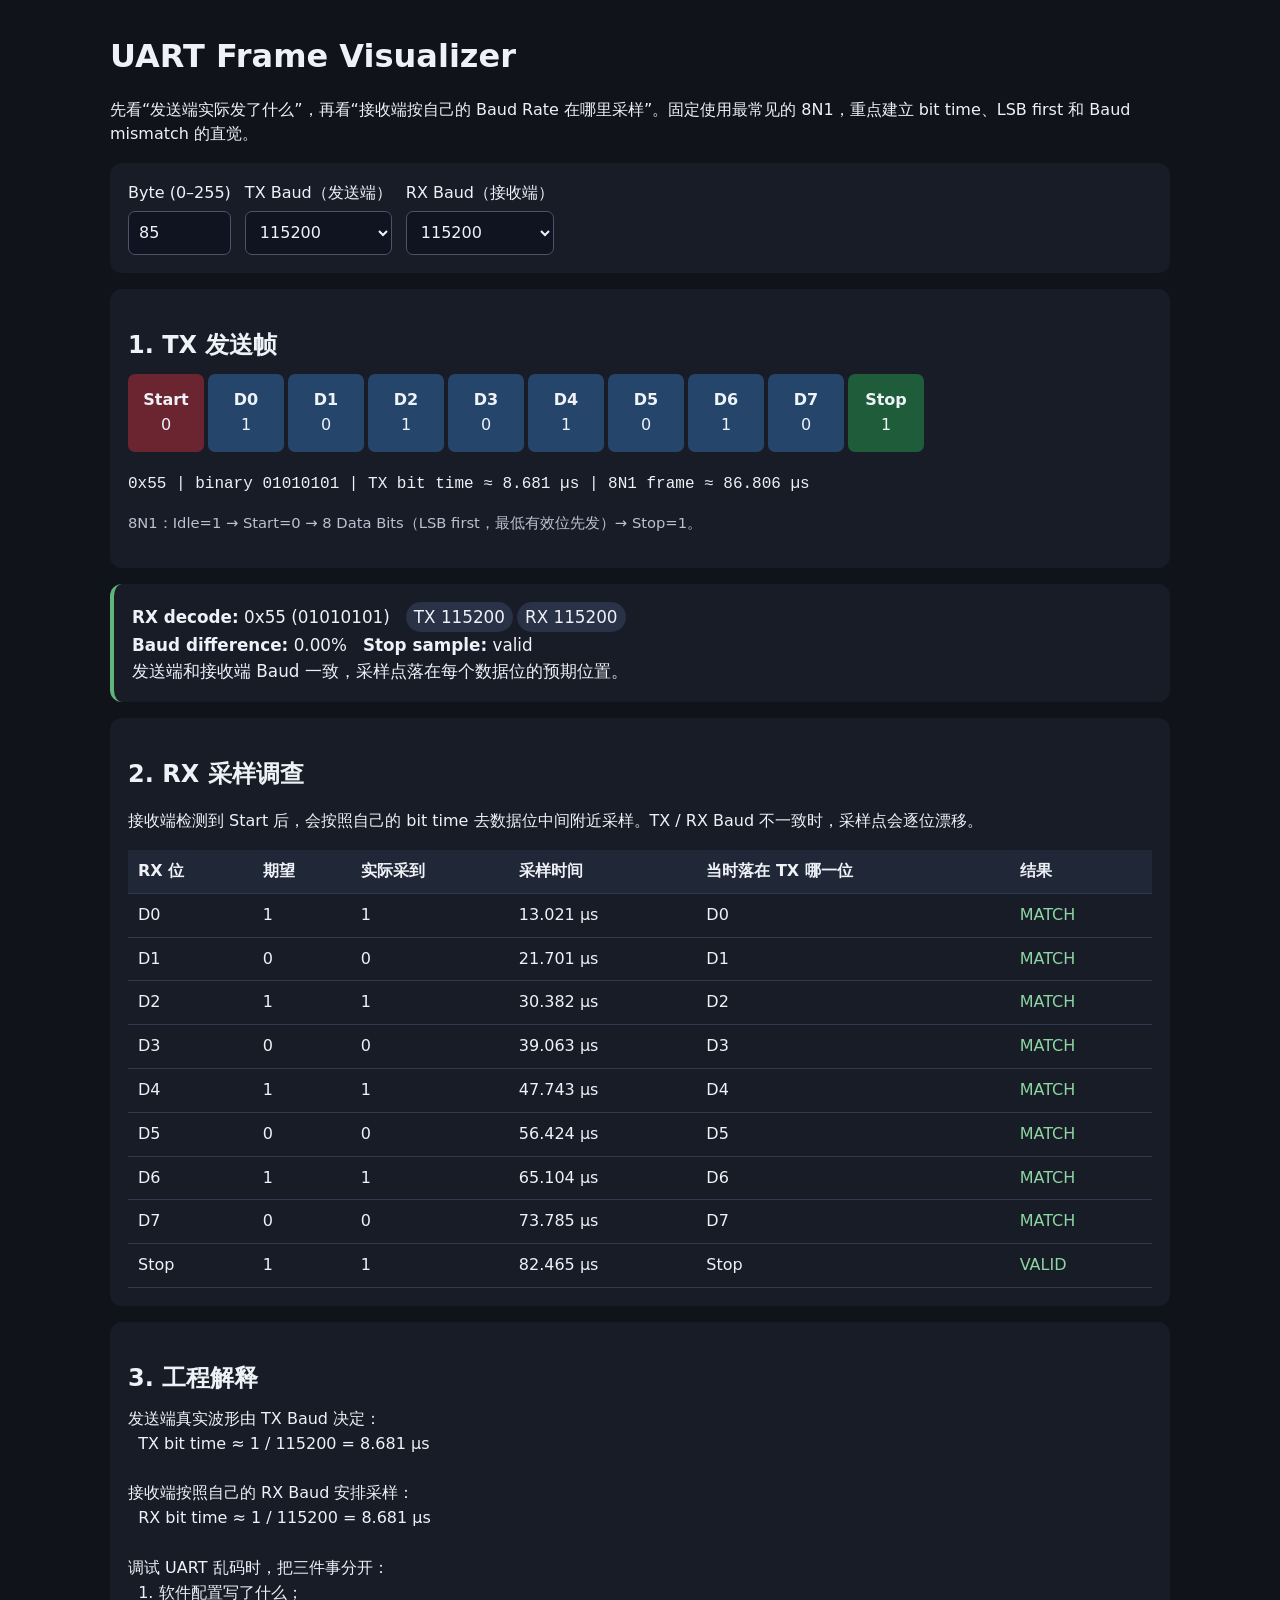
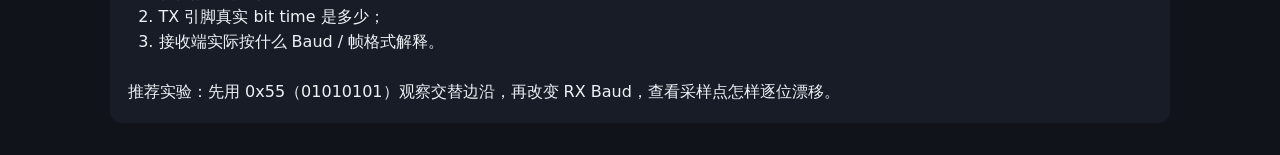
<file: 03-Interactive-Labs/UART-Frame-Visualizer/index.html>
<!doctype html>
<html lang="zh-CN">
<head>
<meta charset="utf-8">
<meta name="viewport" content="width=device-width,initial-scale=1">
<title>UART Frame Visualizer</title><link rel="stylesheet" href="../lab-foundation.css"><link rel="icon" href="data:,">
<style>
body{font-family:system-ui,-apple-system,"Segoe UI",sans-serif;max-width:1100px;margin:32px auto;padding:0 20px;background:#10131a;color:#eef2f7;line-height:1.55}
h1,h2{margin-bottom:10px}.card{background:#171c27;padding:18px;border-radius:12px;margin:16px 0}.controls{display:flex;gap:14px;flex-wrap:wrap;align-items:end}.control{display:flex;flex-direction:column;gap:5px}input,select{padding:8px 10px;font:inherit;background:#0f1420;color:#eef2f7;border:1px solid #49536a;border-radius:7px}.frame{display:flex;gap:4px;align-items:stretch;overflow:auto;padding-bottom:4px}.bit{min-width:76px;padding:14px 5px;text-align:center;border-radius:7px;background:#293246}.start{background:#6b2530}.stop{background:#1f5c3a}.data{background:#25466a}.idle{background:#394050}.mono{font-family:ui-monospace,SFMono-Regular,Consolas,monospace}.result{font-size:1.05rem}.ok{border-left:4px solid #62b47a}.warn{border-left:4px solid #d4a657}.bad{border-left:4px solid #d76868}.table-wrap{overflow:auto}table{width:100%;border-collapse:collapse;min-width:760px}th,td{text-align:left;padding:9px 10px;border-bottom:1px solid #30394d}th{background:#202737}.match{color:#8ed6a1}.mismatch{color:#ff9e9e;font-weight:700}.small{color:#b9c2d0;font-size:.92rem}.flow{white-space:pre-wrap}.pill{display:inline-block;padding:2px 8px;border-radius:99px;background:#293246;margin-right:4px}
</style>
</head>
<body>
<h1>UART Frame Visualizer</h1>
<p>先看“发送端实际发了什么”，再看“接收端按自己的 Baud Rate 在哪里采样”。固定使用最常见的 8N1，重点建立 bit time、LSB first 和 Baud mismatch 的直觉。</p>

<div class="card controls">
  <label class="control">Byte (0–255)
    <input id="byteInput" type="number" min="0" max="255" value="85">
  </label>
  <label class="control">TX Baud（发送端）
    <select id="txBaud">
      <option>9600</option><option>57600</option><option selected>115200</option><option>230400</option><option>921600</option>
    </select>
  </label>
  <label class="control">RX Baud（接收端）
    <select id="rxBaud">
      <option>9600</option><option>57600</option><option selected>115200</option><option>230400</option><option>921600</option>
    </select>
  </label>
</div>

<div class="card">
  <h2>1. TX 发送帧</h2>
  <div id="frame" class="frame"></div>
  <p id="txInfo" class="mono"></p>
  <p class="small">8N1：Idle=1 → Start=0 → 8 Data Bits（LSB first，最低有效位先发）→ Stop=1。</p>
</div>

<div id="summary" class="card result" role="status" aria-live="polite"></div>

<div class="card">
  <h2>2. RX 采样调查</h2>
  <p>接收端检测到 Start 后，会按照自己的 bit time 去数据位中间附近采样。TX / RX Baud 不一致时，采样点会逐位漂移。</p>
  <div class="table-wrap">
    <table>
      <thead><tr><th>RX 位</th><th>期望</th><th>实际采到</th><th>采样时间</th><th>当时落在 TX 哪一位</th><th>结果</th></tr></thead>
      <tbody id="sampleRows"></tbody>
    </table>
  </div>
</div>

<div class="card">
  <h2>3. 工程解释</h2>
  <div id="explain" class="flow" role="status" aria-live="polite"></div>
</div>

<script>
const byteInput=document.getElementById('byteInput');
const txBaud=document.getElementById('txBaud');
const rxBaud=document.getElementById('rxBaud');
const frame=document.getElementById('frame');
const txInfo=document.getElementById('txInfo');
const summary=document.getElementById('summary');
const sampleRows=document.getElementById('sampleRows');
const explain=document.getElementById('explain');

function clampByte(v){return Math.max(0,Math.min(255,Number(v)||0));}
function frameBits(v){
  const bits=[{label:'Start',value:0,cls:'start'}];
  for(let i=0;i<8;i++)bits.push({label:'D'+i,value:(v>>i)&1,cls:'data'});
  bits.push({label:'Stop',value:1,cls:'stop'});
  return bits;
}
function txBitAt(timeUs,bits,txBitUs){
  const index=Math.floor(timeUs/txBitUs);
  if(index<0)return {label:'Idle',value:1,index:-1};
  if(index>=bits.length)return {label:'Idle',value:1,index:bits.length};
  return {...bits[index],index};
}
function hex(v){return '0x'+v.toString(16).toUpperCase().padStart(2,'0');}
function bin(v){return v.toString(2).padStart(8,'0');}

function draw(){
  const v=clampByte(byteInput.value);
  byteInput.value=v;
  const tx=Number(txBaud.value),rx=Number(rxBaud.value);
  const txBitUs=1e6/tx,rxBitUs=1e6/rx;
  const bits=frameBits(v);
  frame.innerHTML=bits.map(x=>`<div class="bit ${x.cls}"><b>${x.label}</b><br>${x.value}</div>`).join('');
  txInfo.textContent=`${hex(v)} | binary ${bin(v)} | TX bit time ≈ ${txBitUs.toFixed(3)} µs | 8N1 frame ≈ ${(txBitUs*10).toFixed(3)} µs`;

  let decoded=0,allDataMatch=true;
  let rows='';
  for(let i=0;i<8;i++){
    const sampleTime=(1.5+i)*rxBitUs;
    const actual=txBitAt(sampleTime,bits,txBitUs);
    const expected=(v>>i)&1;
    if(actual.value)decoded|=(1<<i);
    const match=actual.value===expected;
    allDataMatch=allDataMatch&&match;
    rows+=`<tr><td>D${i}</td><td>${expected}</td><td>${actual.value}</td><td>${sampleTime.toFixed(3)} µs</td><td>${actual.label}</td><td class="${match?'match':'mismatch'}">${match?'MATCH':'MISMATCH'}</td></tr>`;
  }
  const stopSampleTime=9.5*rxBitUs;
  const stopActual=txBitAt(stopSampleTime,bits,txBitUs);
  const stopOk=stopActual.value===1;
  rows+=`<tr><td>Stop</td><td>1</td><td>${stopActual.value}</td><td>${stopSampleTime.toFixed(3)} µs</td><td>${stopActual.label}</td><td class="${stopOk?'match':'mismatch'}">${stopOk?'VALID':'FRAME ERROR'}</td></tr>`;
  sampleRows.innerHTML=rows;

  const baudErrorPct=((rx-tx)/tx)*100;
  const perfect=tx===rx;
  const decodedMatches=decoded===v&&stopOk;
  summary.className='card result '+(perfect?'ok':decodedMatches?'warn':'bad');
  summary.innerHTML=`<b>RX decode:</b> ${hex(decoded)} (${bin(decoded)}) &nbsp; <span class="pill">TX ${tx}</span><span class="pill">RX ${rx}</span><br>`+
    `<b>Baud difference:</b> ${baudErrorPct.toFixed(2)}% &nbsp; <b>Stop sample:</b> ${stopOk?'valid':'invalid'}<br>`+
    (perfect?'发送端和接收端 Baud 一致，采样点落在每个数据位的预期位置。':decodedMatches?'Baud 已不一致；这次字节仍碰巧被采对，但采样点已经漂移，继续发送不同数据/更长序列并不可靠。':'Baud 不一致已经让接收端采到错误 bit；这就是“配置看起来像串口问题，物理原因其实是采样时刻错了”的核心。');

  explain.textContent=
`发送端真实波形由 TX Baud 决定：\n  TX bit time ≈ 1 / ${tx} = ${txBitUs.toFixed(3)} µs\n\n接收端按照自己的 RX Baud 安排采样：\n  RX bit time ≈ 1 / ${rx} = ${rxBitUs.toFixed(3)} µs\n\n调试 UART 乱码时，把三件事分开：\n  1. 软件配置写了什么；\n  2. TX 引脚真实 bit time 是多少；\n  3. 接收端实际按什么 Baud / 帧格式解释。\n\n推荐实验：先用 0x55（01010101）观察交替边沿，再改变 RX Baud，查看采样点怎样逐位漂移。`;
}

byteInput.addEventListener('input',draw);
txBaud.addEventListener('change',draw);
rxBaud.addEventListener('change',draw);
draw();
</script>
</body>
</html>
</file>
